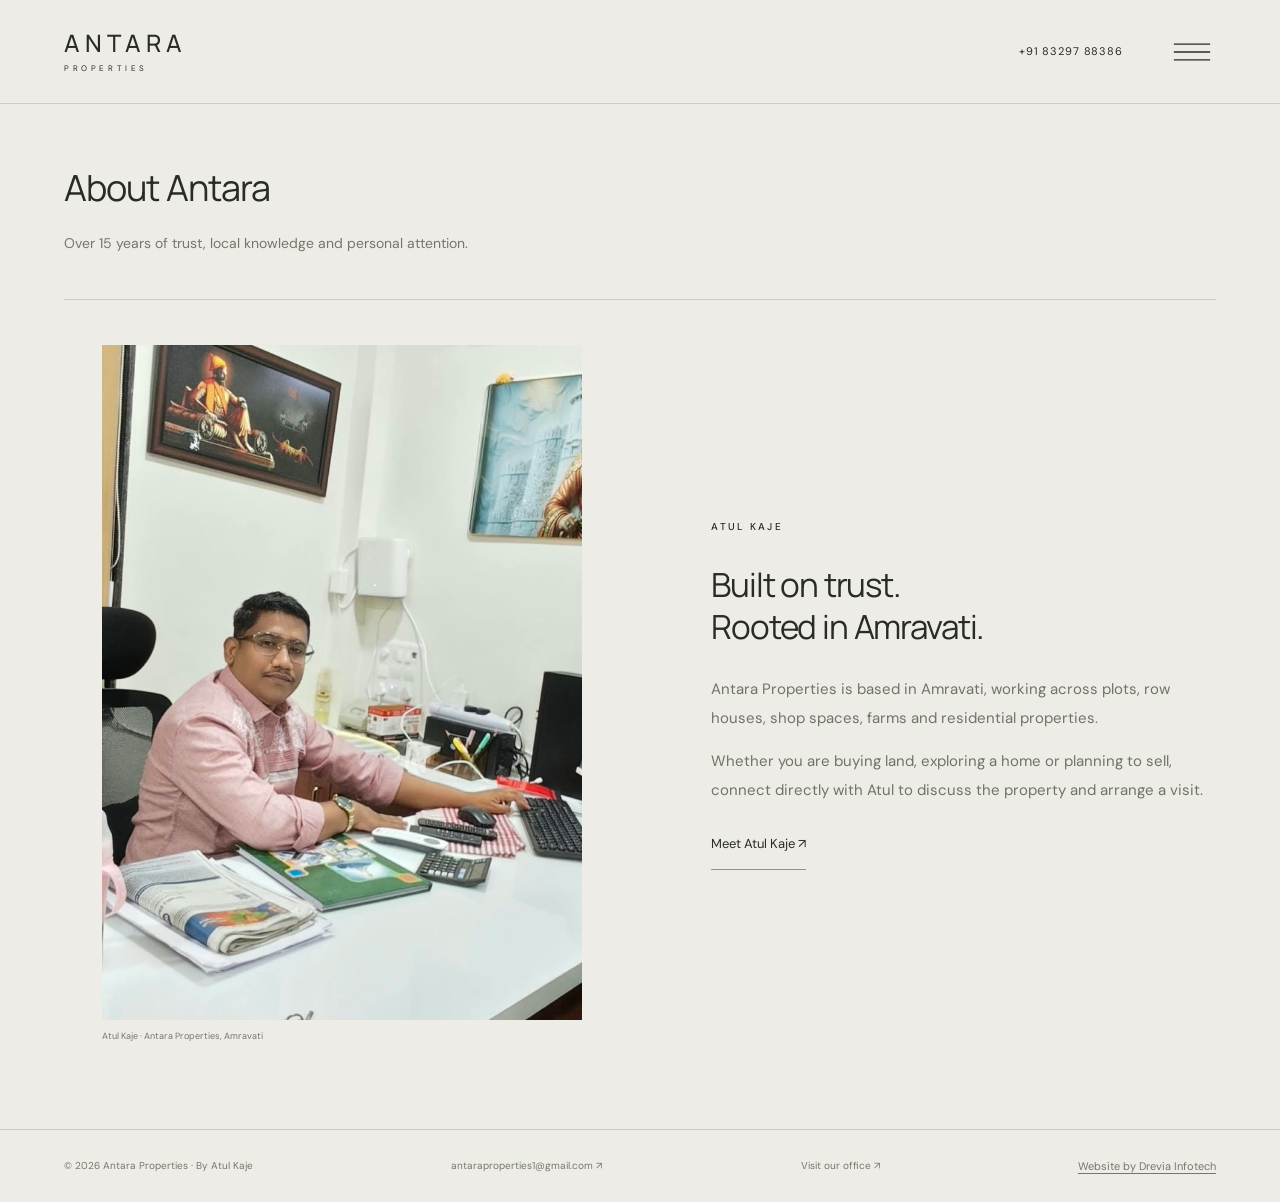
<file: about.html>
<!doctype html><html lang="en"><head><meta charset="utf-8"><meta name="viewport" content="width=device-width,initial-scale=1"><meta name="theme-color" content="#eeece6"><link rel="stylesheet" href="site-theme.css"><script defer src="site-theme.js"></script><!-- SEO START -->
<title>About Antara Properties | Real Estate in Amravati</title>
<meta name="description" content="Meet Antara Properties in Amravati: over 15 years of trust, local knowledge and personal attention. Connect with Atul Kaje about buying or selling property.">
<link rel="canonical" href="https://antaraproperties.in/about.html">
<meta property="og:type" content="website">
<meta property="og:site_name" content="Antara Properties">
<meta property="og:locale" content="en_IN">
<meta property="og:title" content="About Antara Properties | Real Estate in Amravati">
<meta property="og:description" content="Meet Antara Properties in Amravati: over 15 years of trust, local knowledge and personal attention. Connect with Atul Kaje about buying or selling property.">
<meta property="og:url" content="https://antaraproperties.in/about.html">
<meta property="og:image" content="https://antaraproperties.in/assets/atul-kaje.png">
<meta property="og:image:alt" content="Atul Kaje at Antara Properties">
<meta name="twitter:card" content="summary_large_image">
<script type="application/ld+json">{"@context": "https://schema.org", "@graph": [{"@type": "RealEstateAgent", "@id": "https://antaraproperties.in/#business", "name": "Antara Properties", "url": "https://antaraproperties.in/", "telephone": "+918329788386", "email": "antaraproperties1@gmail.com", "image": "https://antaraproperties.in/assets/atul-kaje.png", "address": {"@type": "PostalAddress", "streetAddress": "1st floor, opposite to RTO, Irvin Square", "addressLocality": "Amravati", "addressRegion": "Maharashtra", "addressCountry": "IN"}, "areaServed": {"@type": "City", "name": "Amravati"}}, {"@type": "WebSite", "@id": "https://antaraproperties.in/#website", "url": "https://antaraproperties.in/", "name": "Antara Properties", "publisher": {"@id": "https://antaraproperties.in/#business"}, "inLanguage": "en-IN"}, {"@type": "WebPage", "@id": "https://antaraproperties.in/about.html#webpage", "url": "https://antaraproperties.in/about.html", "name": "About Antara Properties | Real Estate in Amravati", "description": "Meet Antara Properties in Amravati: over 15 years of trust, local knowledge and personal attention. Connect with Atul Kaje about buying or selling property.", "isPartOf": {"@id": "https://antaraproperties.in/#website"}, "about": {"@id": "https://antaraproperties.in/#business"}, "inLanguage": "en-IN"}, {"@type": "BreadcrumbList", "itemListElement": [{"@type": "ListItem", "position": 1, "name": "Home", "item": "https://antaraproperties.in/"}, {"@type": "ListItem", "position": 2, "name": "About Antara Properties", "item": "https://antaraproperties.in/about.html"}]}]}</script>
<!-- SEO END --></head><body class="ap-site "><header class="ap-header"><a class="ap-wordmark" href="index.html" aria-label="Antara Properties home">ANTARA<span>PROPERTIES</span></a><div class="ap-header-right"><a class="ap-header-contact" href="tel:+918329788386">+91 83297 88386</a><button class="ap-menu-button" type="button" aria-label="Open navigation menu" aria-controls="ap-menu" aria-expanded="false"><svg viewBox="0 0 48 32" aria-hidden="true"><path d="M4 7H44"/><path d="M4 16H44"/><path d="M4 25H44"/></svg></button></div></header><dialog id="ap-menu" class="ap-menu" aria-label="Main navigation"><div class="ap-menu-top"><span>ANTARA PROPERTIES</span><button type="button" class="ap-menu-close" aria-label="Close navigation menu">CLOSE <span>×</span></button></div><nav aria-label="Main navigation"><a href="index.html"><small>01</small>Home</a><a href="properties.html"><small>02</small>Properties</a><a href="builder-project.html"><small>03</small>Builder projects</a><a href="sell-property.html"><small>04</small>Sell your property</a><a href="about.html"><small>05</small>About</a><a href="contact.html"><small>06</small>Contact</a></nav><div class="ap-menu-bottom"><span>BY ATUL KAJE · AMRAVATI</span><a href="https://wa.me/918329788386" target="_blank" rel="noopener">WhatsApp ↗</a></div></dialog><main class="ap-page"><div class="ap-page-heading ap-about-heading"><h1>About Antara</h1><p>Over 15 years of trust, local knowledge and personal attention.</p></div><div class="ap-editorial ap-about-profile"><figure><img src="assets/atul-kaje.png" alt="Atul Kaje at his office in Amravati" width="798" height="1123"><figcaption>Atul Kaje · Antara Properties, Amravati</figcaption></figure><section><p class="ap-kicker">ATUL KAJE</p><h2>Built on trust.<br>Rooted in Amravati.</h2><p>Antara Properties is based in Amravati, working across plots, row houses, shop spaces, farms and residential properties.</p><p>Whether you are buying land, exploring a home or planning to sell, connect directly with Atul to discuss the property and arrange a visit.</p><a class="ap-inline-link" href="contact.html">Meet Atul Kaje ↗</a></section></div></main><footer class="ap-footer"><span>© <span data-year>2026</span> Antara Properties · By Atul Kaje</span><a href="mailto:antaraproperties1@gmail.com">antaraproperties1@gmail.com ↗</a><a href="contact.html">Visit our office ↗</a><a class="site-credit" href="https://dreviainfotech.in" target="_blank" rel="noopener noreferrer">Website by Drevia Infotech</a></footer></body></html>
</file>
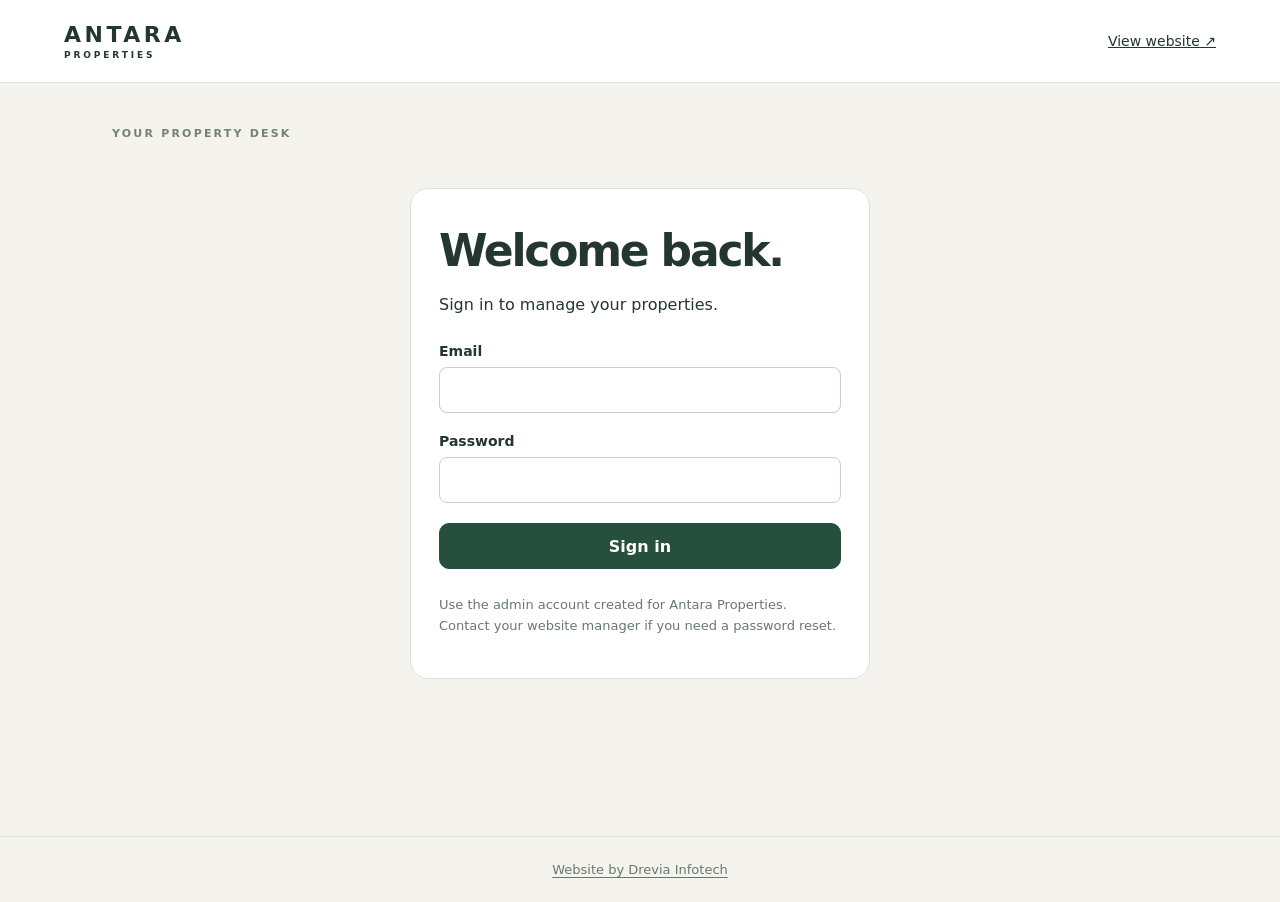
<file: admin.html>
<!doctype html>
<html lang="en"><head><meta charset="utf-8"><meta name="viewport" content="width=device-width, initial-scale=1"><meta name="robots" content="noindex,nofollow"><title>Property Admin | Antara Properties</title><link rel="stylesheet" href="workspace.css"><script defer src="config.js"></script><script defer src="antara-api.js"></script><script defer src="map-link.js"></script><script defer src="property-price.js"></script><script defer src="admin.js"></script></head>
<body><header class="topbar"><a href="index.html" class="wordmark">ANTARA <span>PROPERTIES</span></a><a href="properties.html" target="_blank" rel="noopener">View website ↗</a></header>
<main class="shell"><p class="eyebrow">YOUR PROPERTY DESK</p><section id="login" class="login panel"><h1>Welcome back.</h1><p>Sign in to manage your properties.</p><form id="loginForm"><label>Email<input name="email" type="email" autocomplete="username" required></label><label>Password<input name="password" type="password" autocomplete="current-password" required></label><button class="primary">Sign in</button></form><p class="muted">Use the admin account created for Antara Properties. Contact your website manager if you need a password reset.</p></section>
<p id="message" role="status" aria-live="polite"></p>
<section id="dashboard" hidden><div class="heading"><div><h1>Property desk</h1><p>Everything you need, in one place.</p></div><button id="logout" class="quiet">Sign out</button></div><nav class="tabs" aria-label="Admin sections"><button data-tab="editor">＋ Add Property</button><button data-tab="inventory" class="selected">My Properties</button><button data-tab="enquiries">Enquiries</button></nav>
<section id="inventory"><div class="heading"><h2>My properties <span id="count"></span></h2><button id="refresh">Refresh</button></div><div id="propertyList" class="cards"></div></section>
<section id="editor" hidden><div class="heading"><h2 id="editorTitle">Add a property</h2><button id="cancel">Back to properties</button></div><form id="propertyForm" class="panel"><p class="muted">Save an incomplete draft anytime. To publish, add a title, category, locality. Photos are optional.</p><div id="coreFields" class="fields"></div><label>Property photos (optional, up to 4)<input id="photos" type="file" accept="image/jpeg,image/png,image/webp" multiple></label><p class="muted">Choose JPG, PNG or WebP photos from your phone. Photos are resized automatically. First photo is the cover.</p><div id="photoPreview" class="photos"></div><details><summary>More property details <small>Optional</small></summary><div id="extraFields" class="fields"></div></details><details><summary>Owner & broker notes <small>Private</small></summary><p>These details are never copied to the public listing.</p><div id="privateFields" class="fields"></div></details><div class="actions"><button type="submit" name="action" value="draft">Save draft / changes</button><button type="submit" name="action" value="publish" class="primary">Save & publish</button></div><p class="muted">Changes to a live property's details appear publicly when you choose Save & publish. Photo changes apply immediately after saving.</p></form></section>
<section id="enquiries" hidden><h2>Buyer enquiries</h2><p class="muted">Buyer and homepage enquiries appear here. Mark enquiries contacted as you follow up, or delete unwanted records. Seller enquiries are listed below. Homepage and seller email notifications are sent separately; Google Sheets syncing is not enabled.</p><div id="leadList" class="cards"></div><h2>Seller submissions</h2><div id="submissionList" class="cards"></div></section>
</section></main><footer class="admin-footer"><a class="site-credit" href="https://dreviainfotech.in" target="_blank" rel="noopener noreferrer">Website by Drevia Infotech</a></footer></body></html>
</file>
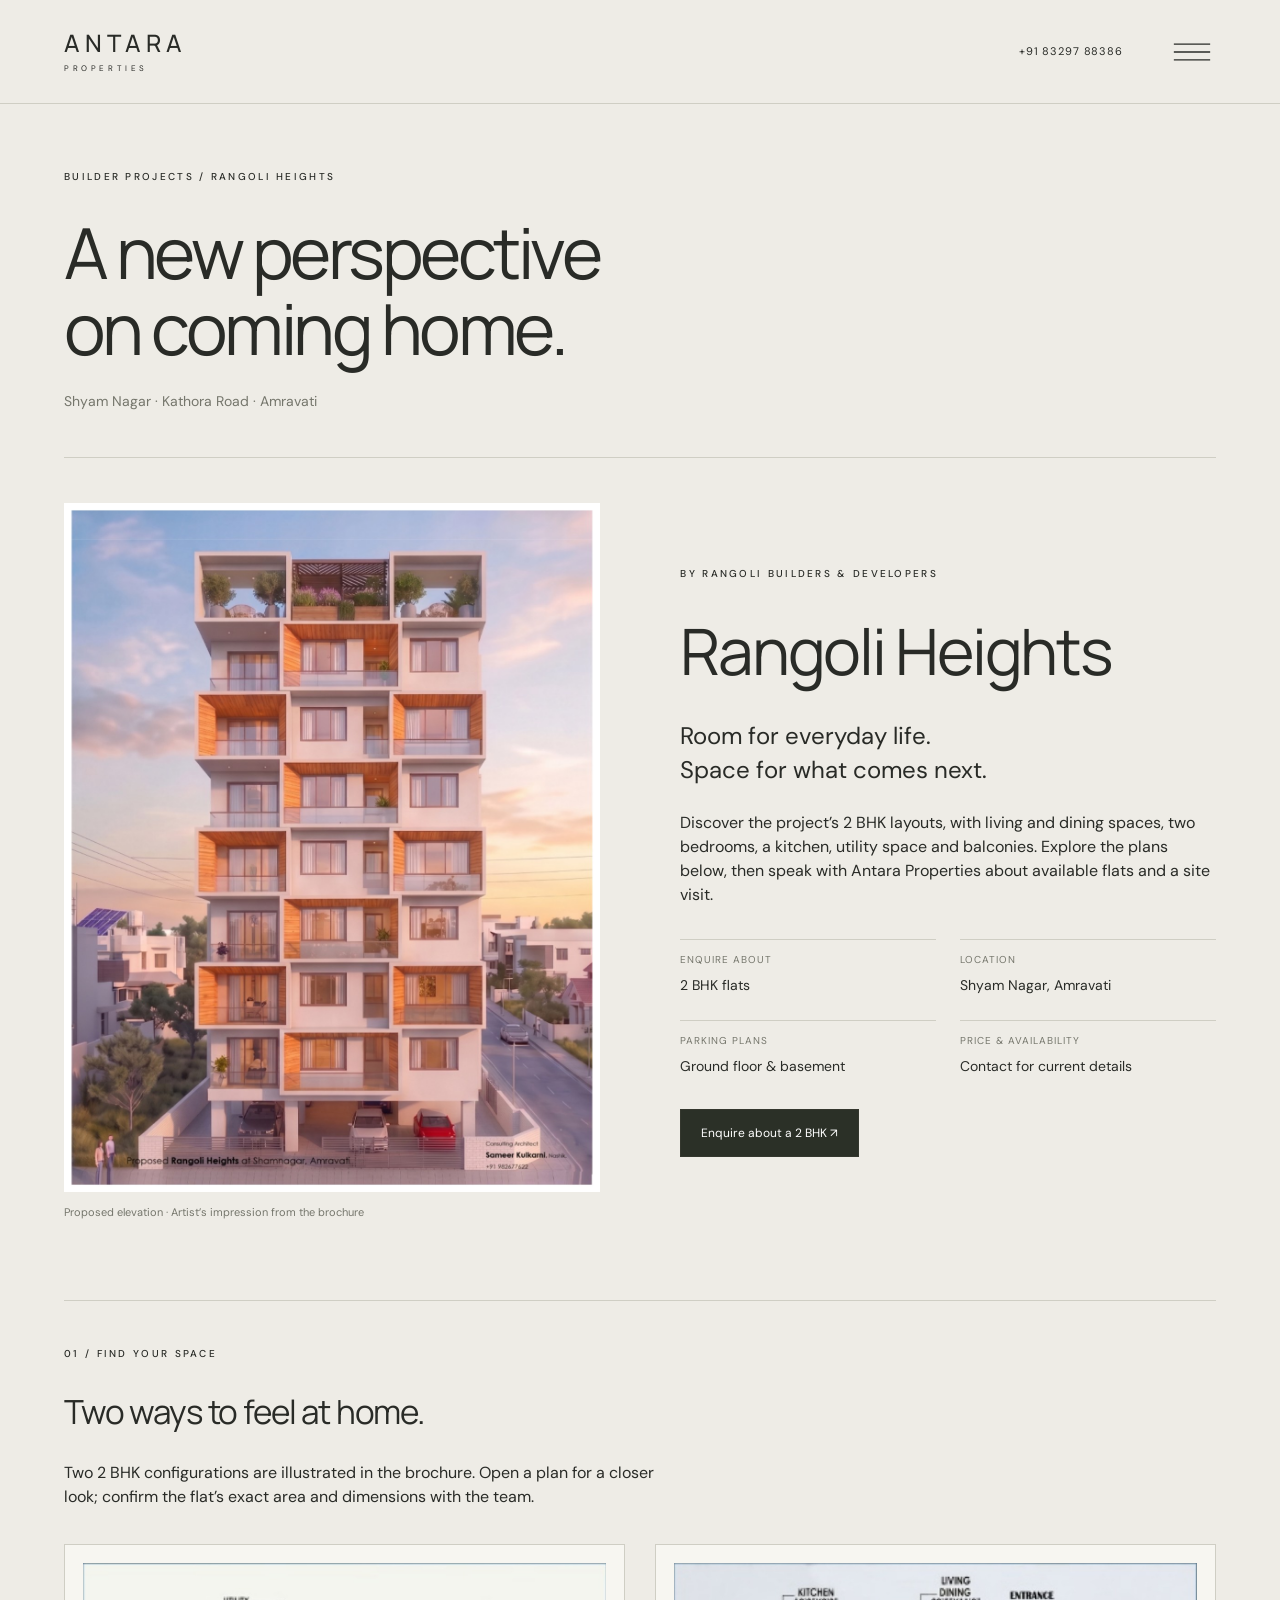
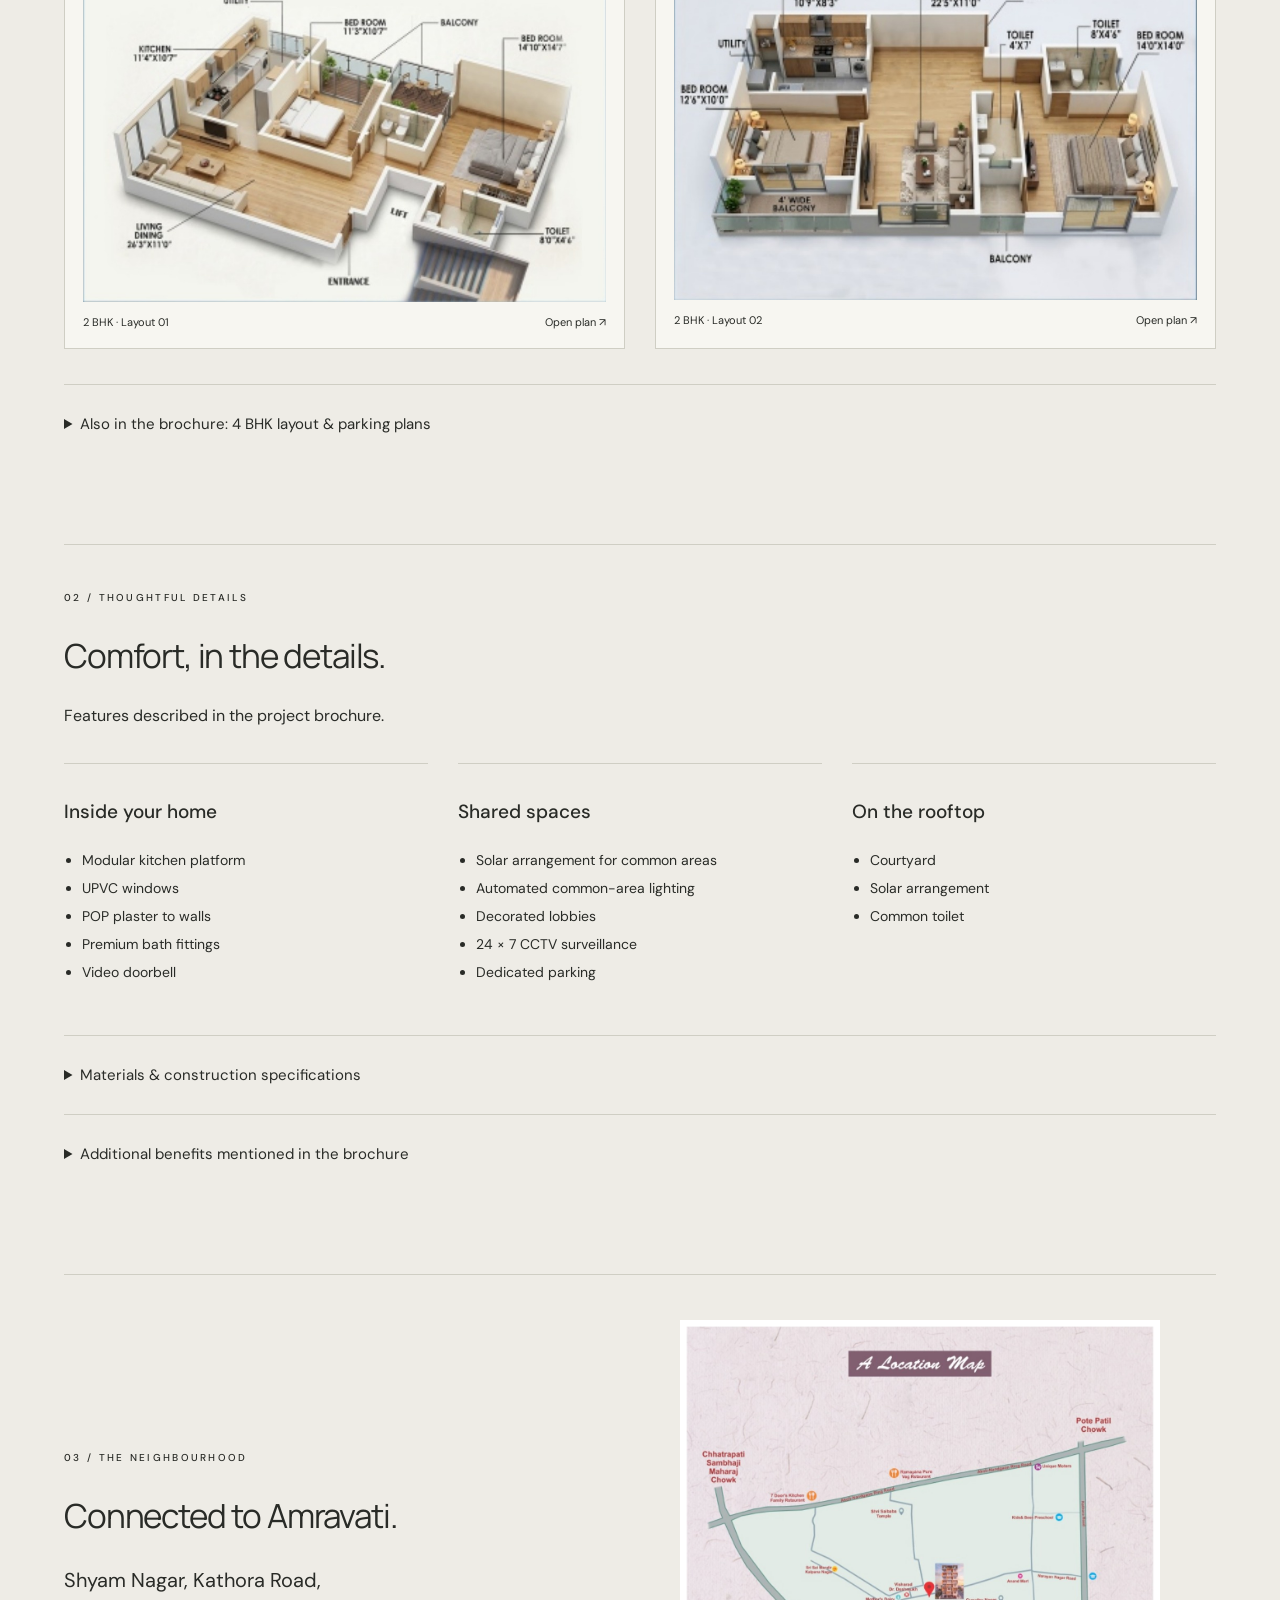
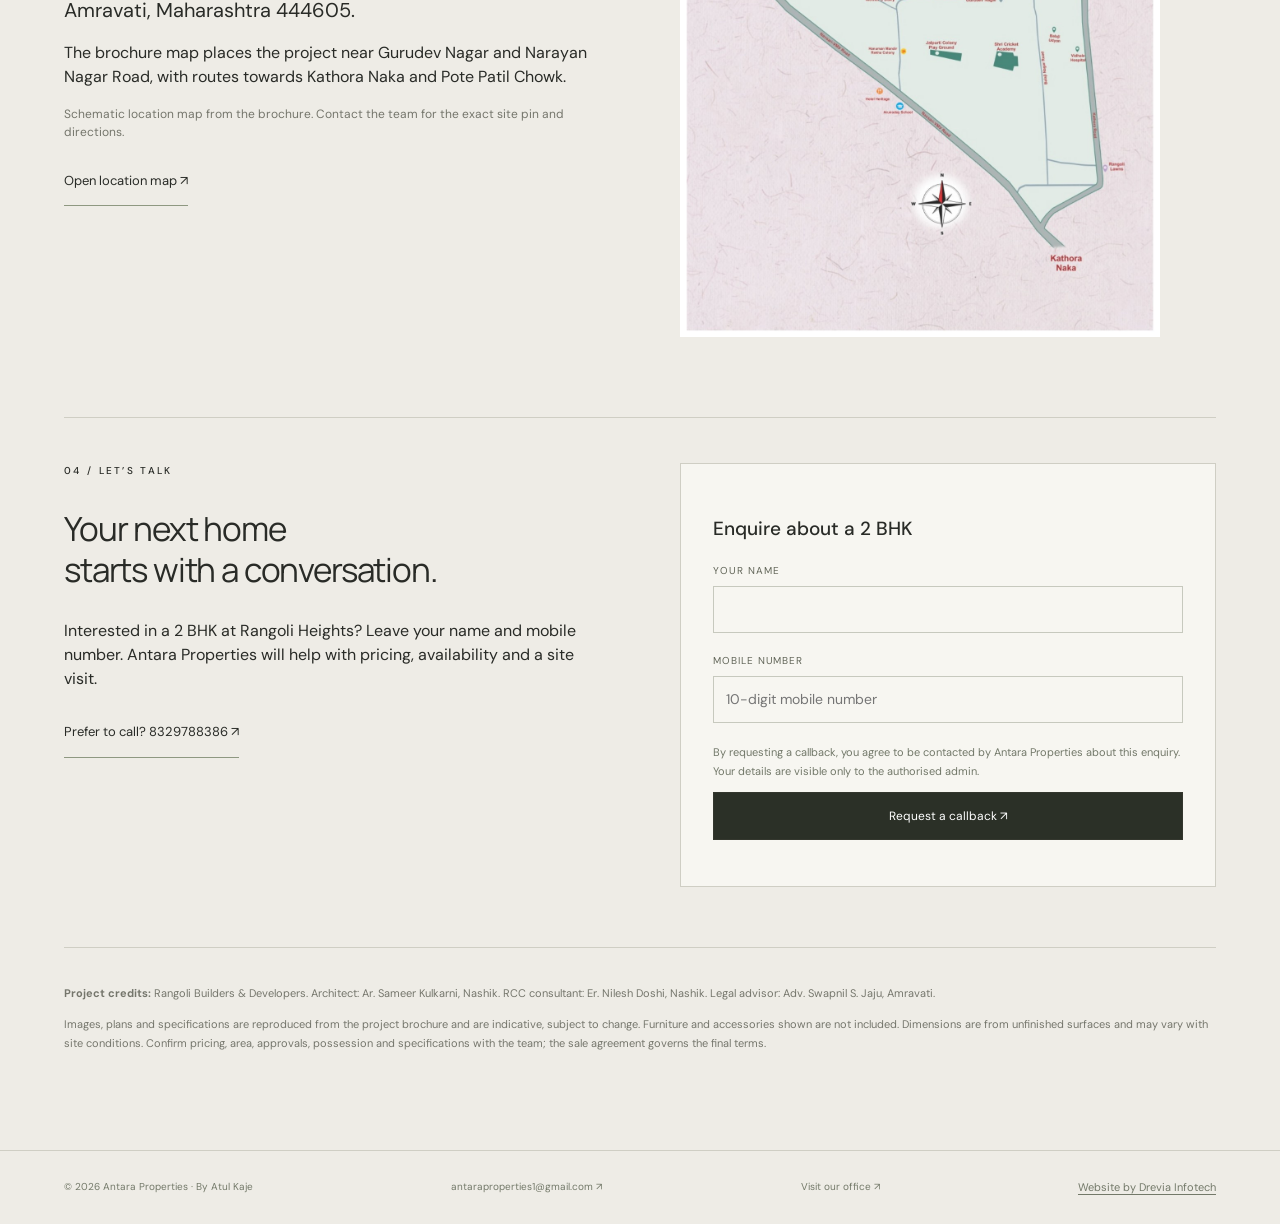
<file: builder-project.html>
<!doctype html><html lang="en"><head><meta charset="utf-8"><meta name="viewport" content="width=device-width,initial-scale=1"><meta name="theme-color" content="#eeece6"><link rel="stylesheet" href="site-theme.css"><script defer src="site-theme.js"></script><link rel="stylesheet" href="builder-project.css"><script defer src="config.js"></script><script defer src="antara-api.js"></script><script defer src="builder-project.js"></script><!-- SEO START -->
<title>Rangoli Heights Amravati | 2 BHK Flats | Antara Properties</title>
<meta name="description" content="Explore Rangoli Heights at Shyam Nagar, Kathora Road, Amravati. View 2 BHK floor plans, amenities and the location map, then request a callback.">
<link rel="canonical" href="https://antaraproperties.in/builder-project.html">
<meta property="og:type" content="website">
<meta property="og:site_name" content="Antara Properties">
<meta property="og:locale" content="en_IN">
<meta property="og:title" content="Rangoli Heights Amravati | 2 BHK Flats | Antara Properties">
<meta property="og:description" content="Explore Rangoli Heights at Shyam Nagar, Kathora Road, Amravati. View 2 BHK floor plans, amenities and the location map, then request a callback.">
<meta property="og:url" content="https://antaraproperties.in/builder-project.html">
<meta property="og:image" content="https://antaraproperties.in/assets/rangoli/elevation.jpg">
<meta property="og:image:alt" content="Rangoli Heights proposed elevation">
<meta name="twitter:card" content="summary_large_image">
<script type="application/ld+json">{"@context": "https://schema.org", "@graph": [{"@type": "RealEstateAgent", "@id": "https://antaraproperties.in/#business", "name": "Antara Properties", "url": "https://antaraproperties.in/", "telephone": "+918329788386", "email": "antaraproperties1@gmail.com", "image": "https://antaraproperties.in/assets/atul-kaje.png", "address": {"@type": "PostalAddress", "streetAddress": "1st floor, opposite to RTO, Irvin Square", "addressLocality": "Amravati", "addressRegion": "Maharashtra", "addressCountry": "IN"}, "areaServed": {"@type": "City", "name": "Amravati"}}, {"@type": "WebSite", "@id": "https://antaraproperties.in/#website", "url": "https://antaraproperties.in/", "name": "Antara Properties", "publisher": {"@id": "https://antaraproperties.in/#business"}, "inLanguage": "en-IN"}, {"@type": "WebPage", "@id": "https://antaraproperties.in/builder-project.html#webpage", "url": "https://antaraproperties.in/builder-project.html", "name": "Rangoli Heights Amravati | 2 BHK Flats | Antara Properties", "description": "Explore Rangoli Heights at Shyam Nagar, Kathora Road, Amravati. View 2 BHK floor plans, amenities and the location map, then request a callback.", "isPartOf": {"@id": "https://antaraproperties.in/#website"}, "about": {"@id": "https://antaraproperties.in/#business"}, "inLanguage": "en-IN"}, {"@type": "BreadcrumbList", "itemListElement": [{"@type": "ListItem", "position": 1, "name": "Home", "item": "https://antaraproperties.in/"}, {"@type": "ListItem", "position": 2, "name": "Rangoli Heights Amravati", "item": "https://antaraproperties.in/builder-project.html"}]}]}</script>
<!-- SEO END --></head><body class="ap-site "><header class="ap-header"><a class="ap-wordmark" href="index.html" aria-label="Antara Properties home">ANTARA<span>PROPERTIES</span></a><div class="ap-header-right"><a class="ap-header-contact" href="tel:+918329788386">+91 83297 88386</a><button class="ap-menu-button" type="button" aria-label="Open navigation menu" aria-controls="ap-menu" aria-expanded="false"><svg viewBox="0 0 48 32" aria-hidden="true"><path d="M4 7H44"/><path d="M4 16H44"/><path d="M4 25H44"/></svg></button></div></header><dialog id="ap-menu" class="ap-menu" aria-label="Main navigation"><div class="ap-menu-top"><span>ANTARA PROPERTIES</span><button type="button" class="ap-menu-close" aria-label="Close navigation menu">CLOSE <span>×</span></button></div><nav aria-label="Main navigation"><a href="index.html"><small>01</small>Home</a><a href="properties.html"><small>02</small>Properties</a><a href="builder-project.html"><small>03</small>Builder projects</a><a href="sell-property.html"><small>04</small>Sell your property</a><a href="about.html"><small>05</small>About</a><a href="contact.html"><small>06</small>Contact</a></nav><div class="ap-menu-bottom"><span>BY ATUL KAJE · AMRAVATI</span><a href="https://wa.me/918329788386" target="_blank" rel="noopener">WhatsApp ↗</a></div></dialog><main class="ap-page rangoli-page">
<div class="ap-page-heading"><p class="ap-kicker">BUILDER PROJECTS / RANGOLI HEIGHTS</p><h1>A new perspective<br>on coming home.</h1><p>Shyam Nagar · Kathora Road · Amravati</p></div>
<section class="rangoli-intro" aria-labelledby="projectTitle">
<figure class="rangoli-elevation"><img src="assets/rangoli/elevation.jpg" alt="Proposed front elevation of Rangoli Heights from the project brochure" width="1167" height="1500"><figcaption>Proposed elevation · Artist’s impression from the brochure</figcaption></figure>
<div><p class="ap-kicker">BY RANGOLI BUILDERS &amp; DEVELOPERS</p><h2 id="projectTitle">Rangoli Heights</h2><p class="rangoli-lede">Room for everyday life.<br>Space for what comes next.</p><p>Discover the project’s 2 BHK layouts, with living and dining spaces, two bedrooms, a kitchen, utility space and balconies. Explore the plans below, then speak with Antara Properties about available flats and a site visit.</p>
<dl class="rangoli-facts"><div><dt>Enquire about</dt><dd>2 BHK flats</dd></div><div><dt>Location</dt><dd>Shyam Nagar, Amravati</dd></div><div><dt>Parking plans</dt><dd>Ground floor &amp; basement</dd></div><div><dt>Price &amp; availability</dt><dd>Contact for current details</dd></div></dl>
<a class="btn btn-primary" href="#enquire">Enquire about a 2 BHK ↗</a></div></section>
<section class="rangoli-section" aria-labelledby="plansTitle"><p class="ap-kicker">01 / FIND YOUR SPACE</p><h2 id="plansTitle">Two ways to feel at home.</h2><p>Two 2 BHK configurations are illustrated in the brochure. Open a plan for a closer look; confirm the flat’s exact area and dimensions with the team.</p>
<div class="rangoli-plans"><figure><a href="assets/rangoli/2bhk-plan-1.jpg" target="_blank" rel="noopener" aria-label="Open 2 BHK layout one"><img src="assets/rangoli/2bhk-plan-1.jpg" alt="First 2 BHK layout with two bedrooms, living and dining, kitchen, utility and balcony" loading="lazy" width="495" height="321"></a><figcaption>2 BHK · Layout 01 <span>Open plan ↗</span></figcaption></figure><figure><a href="assets/rangoli/2bhk-plan-2.jpg" target="_blank" rel="noopener" aria-label="Open 2 BHK layout two"><img src="assets/rangoli/2bhk-plan-2.jpg" alt="Second 2 BHK layout with two bedrooms, living and dining, kitchen, utility, balconies and toilets" loading="lazy" width="498" height="321"></a><figcaption>2 BHK · Layout 02 <span>Open plan ↗</span></figcaption></figure></div>
<details class="rangoli-details"><summary>Also in the brochure: 4 BHK layout &amp; parking plans</summary><p>The brochure also illustrates a 4 BHK layout, ground-floor parking and basement parking. Availability is to be confirmed.</p><a href="assets/rangoli/floor-plans.jpg" target="_blank" rel="noopener"><img class="rangoli-full-plan" src="assets/rangoli/floor-plans.jpg" alt="Brochure page showing 2 BHK and 4 BHK layouts, ground-floor and basement parking plans" loading="lazy" width="1167" height="1500">Open all plans at full size ↗</a></details></section>
<section class="rangoli-section" aria-labelledby="featuresTitle"><p class="ap-kicker">02 / THOUGHTFUL DETAILS</p><h2 id="featuresTitle">Comfort, in the details.</h2><p>Features described in the project brochure.</p><div class="rangoli-feature-grid"><article><h3>Inside your home</h3><ul><li>Modular kitchen platform</li><li>UPVC windows</li><li>POP plaster to walls</li><li>Premium bath fittings</li><li>Video doorbell</li></ul></article><article><h3>Shared spaces</h3><ul><li>Solar arrangement for common areas</li><li>Automated common-area lighting</li><li>Decorated lobbies</li><li>24 × 7 CCTV surveillance</li><li>Dedicated parking</li></ul></article><article><h3>On the rooftop</h3><ul><li>Courtyard</li><li>Solar arrangement</li><li>Common toilet</li></ul></article></div>
<details class="rangoli-details"><summary>Materials &amp; construction specifications</summary><dl class="rangoli-specs">
<dt>Structure</dt><dd>RCC framed structure with 6-inch external walls and 4-inch internal walls in red brickwork.</dd>
<dt>Doors</dt><dd>Decorative main door laminated on both sides. Granite frames with pinewood flush doors for toilets; plywood/granite frames and laminated pinewood flush doors elsewhere.</dd>
<dt>Kitchen</dt><dd>Granite platform, stainless-steel sink, modular kitchen trolley and chimney. Wall tiles up to lintel level.</dd>
<dt>Paint</dt><dd>Internal wall putty and plastic paint; premium acrylic paint externally.</dd>
<dt>Flooring</dt><dd>Premium vitrified tiles in rooms and passages, with optional wooden flooring. Toilet wall tiles up to lintel level; vitrified/ceramic common-passage tiles and natural stone/vitrified staircase steps.</dd>
<dt>Windows</dt><dd>UPVC sliding windows with mosquito nets and granite surrounds on all four sides.</dd>
<dt>Electrical</dt><dd>Concealed wiring and premium modular switches. AC points in bedrooms and hall; inverter points in each room. Solar electricity for common areas and balcony, as described in the brochure.</dd>
<dt>Plumbing</dt><dd>Concealed plumbing with hot/cold mixer or diverter and shower in each toilet; premium sanitary fittings.</dd>
<dt>Water storage</dt><dd>Common overhead and underground tanks with separate domestic and potable-water partitions and an electric motor.</dd>
<dt>Parking surface</dt><dd>Paving blocks, parking tiles or premix.</dd></dl></details>
<details class="rangoli-details"><summary>Additional benefits mentioned in the brochure</summary><p>The brochure advertises 10% discounts on Rangoli Sports Club membership at Priya Park, Navsari; event charges at Rangoli Lawns, Kathora Naka; and restaurant/bar billing at Hotel Rangoli Pearl, Nawathe Square, Badnera Road. Ask the team to confirm current eligibility and terms.</p></details></section>
<section class="rangoli-section rangoli-location" aria-labelledby="locationTitle"><div><p class="ap-kicker">03 / THE NEIGHBOURHOOD</p><h2 id="locationTitle">Connected to Amravati.</h2><address>Shyam Nagar, Kathora Road,<br>Amravati, Maharashtra 444605.</address><p>The brochure map places the project near Gurudev Nagar and Narayan Nagar Road, with routes towards Kathora Naka and Pote Patil Chowk.</p><p class="ap-muted">Schematic location map from the brochure. Contact the team for the exact site pin and directions.</p><a class="ap-inline-link" href="assets/rangoli/location-map.jpg" target="_blank" rel="noopener">Open location map ↗</a></div><figure><a href="assets/rangoli/location-map.jpg" target="_blank" rel="noopener" aria-label="Open Rangoli Heights location map"><img src="assets/rangoli/location-map.jpg" alt="Brochure map showing Rangoli Heights near Gurudev Nagar, Kathora Road and Kathora Naka" loading="lazy" width="1167" height="1500"></a></figure></section>
<section id="enquire" class="rangoli-section rangoli-enquiry" aria-labelledby="enquiryTitle"><div><p class="ap-kicker">04 / LET’S TALK</p><h2 id="enquiryTitle">Your next home<br>starts with a conversation.</h2><p>Interested in a 2 BHK at Rangoli Heights? Leave your name and mobile number. Antara Properties will help with pricing, availability and a site visit.</p><a class="ap-inline-link" href="tel:+918329788386">Prefer to call? 8329788386 ↗</a></div><form id="projectEnquiry" class="ap-form-panel"><h3>Enquire about a 2 BHK</h3><div class="field"><label for="enquiryName">Your name</label><input id="enquiryName" name="name" autocomplete="name" minlength="2" maxlength="100" required></div><div class="field"><label for="enquiryPhone">Mobile number</label><input id="enquiryPhone" name="phone" type="tel" inputmode="tel" autocomplete="tel" maxlength="18" placeholder="10-digit mobile number" required></div><p class="helper">By requesting a callback, you agree to be contacted by Antara Properties about this enquiry. Your details are visible only to the authorised admin.</p><button class="btn btn-primary" type="submit">Request a callback ↗</button><p id="projectEnquiryStatus" role="status" aria-live="polite"></p></form></section>
<div class="rangoli-note"><p><strong>Project credits:</strong> Rangoli Builders &amp; Developers. Architect: Ar. Sameer Kulkarni, Nashik. RCC consultant: Er. Nilesh Doshi, Nashik. Legal advisor: Adv. Swapnil S. Jaju, Amravati.</p><p>Images, plans and specifications are reproduced from the project brochure and are indicative, subject to change. Furniture and accessories shown are not included. Dimensions are from unfinished surfaces and may vary with site conditions. Confirm pricing, area, approvals, possession and specifications with the team; the sale agreement governs the final terms.</p></div>
</main><footer class="ap-footer"><span>© <span data-year>2026</span> Antara Properties · By Atul Kaje</span><a href="mailto:antaraproperties1@gmail.com">antaraproperties1@gmail.com ↗</a><a href="contact.html">Visit our office ↗</a><a class="site-credit" href="https://dreviainfotech.in" target="_blank" rel="noopener noreferrer">Website by Drevia Infotech</a></footer></body></html>
</file>
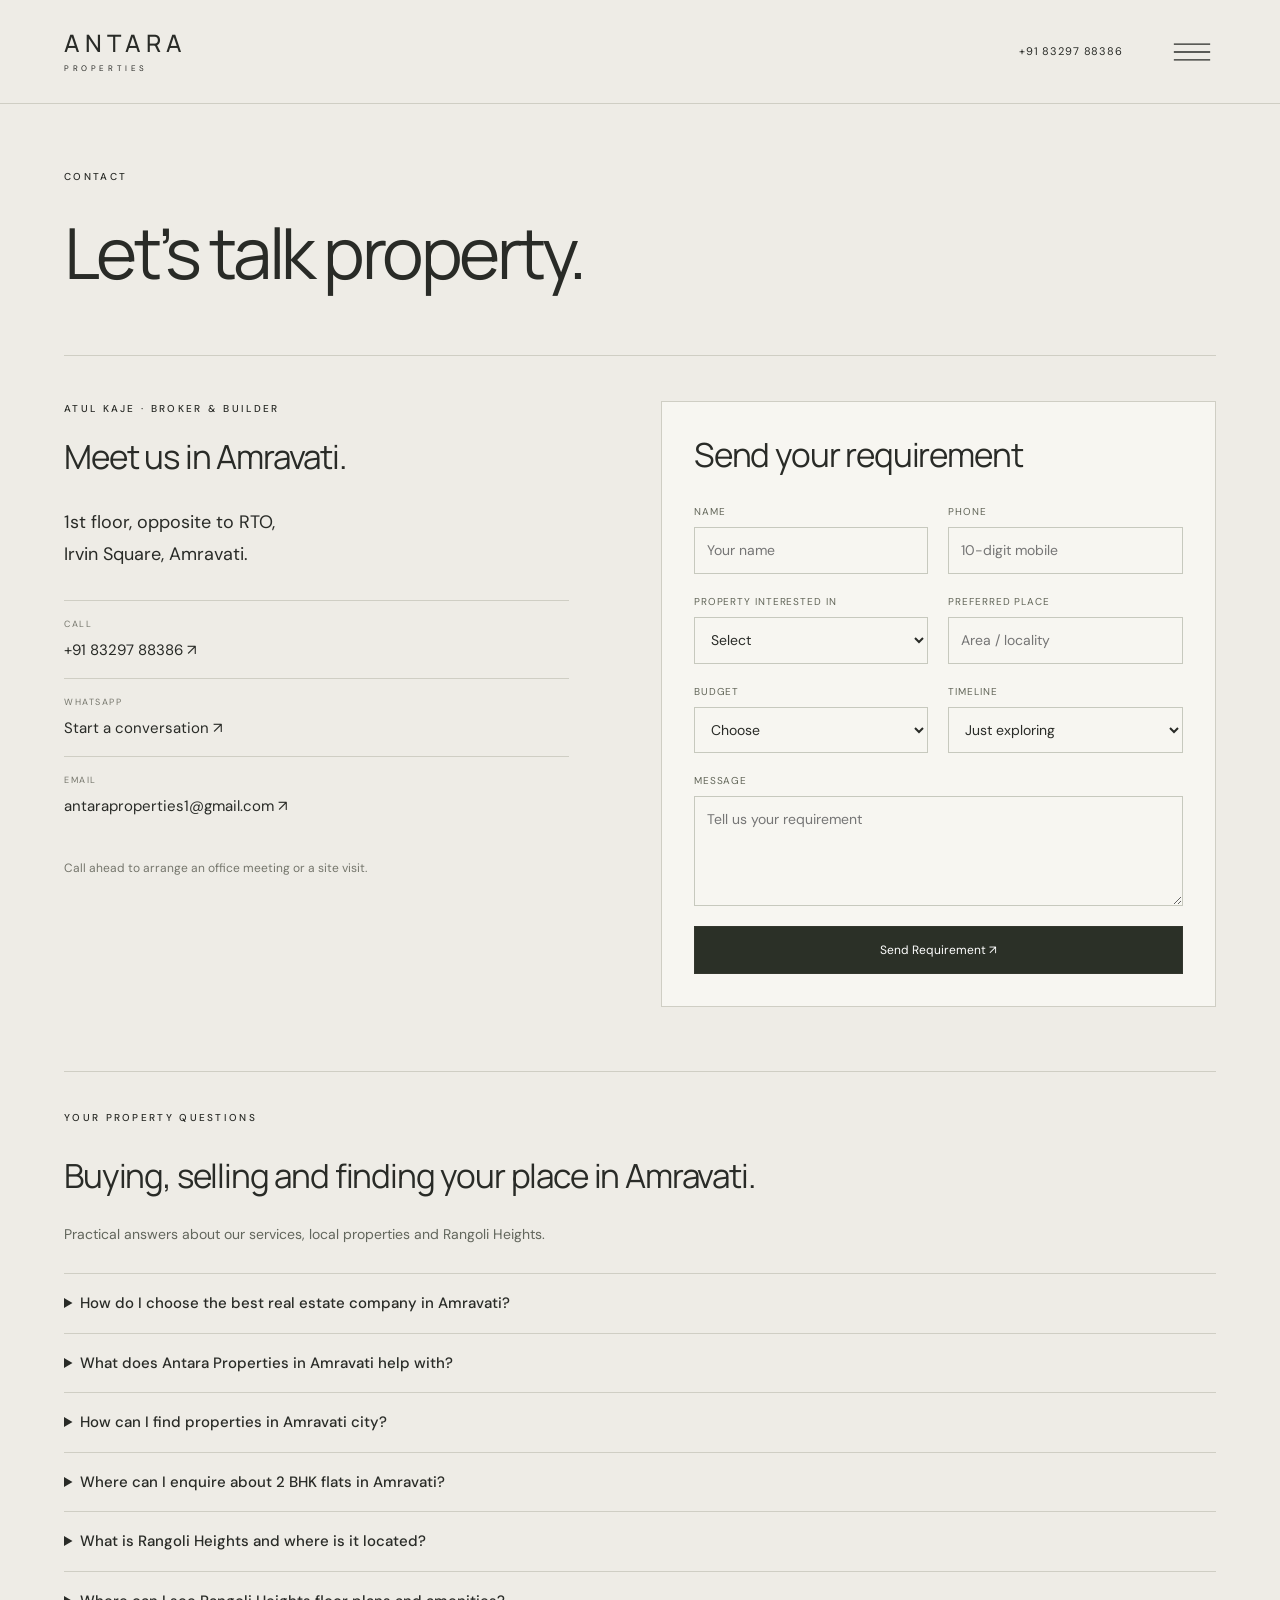
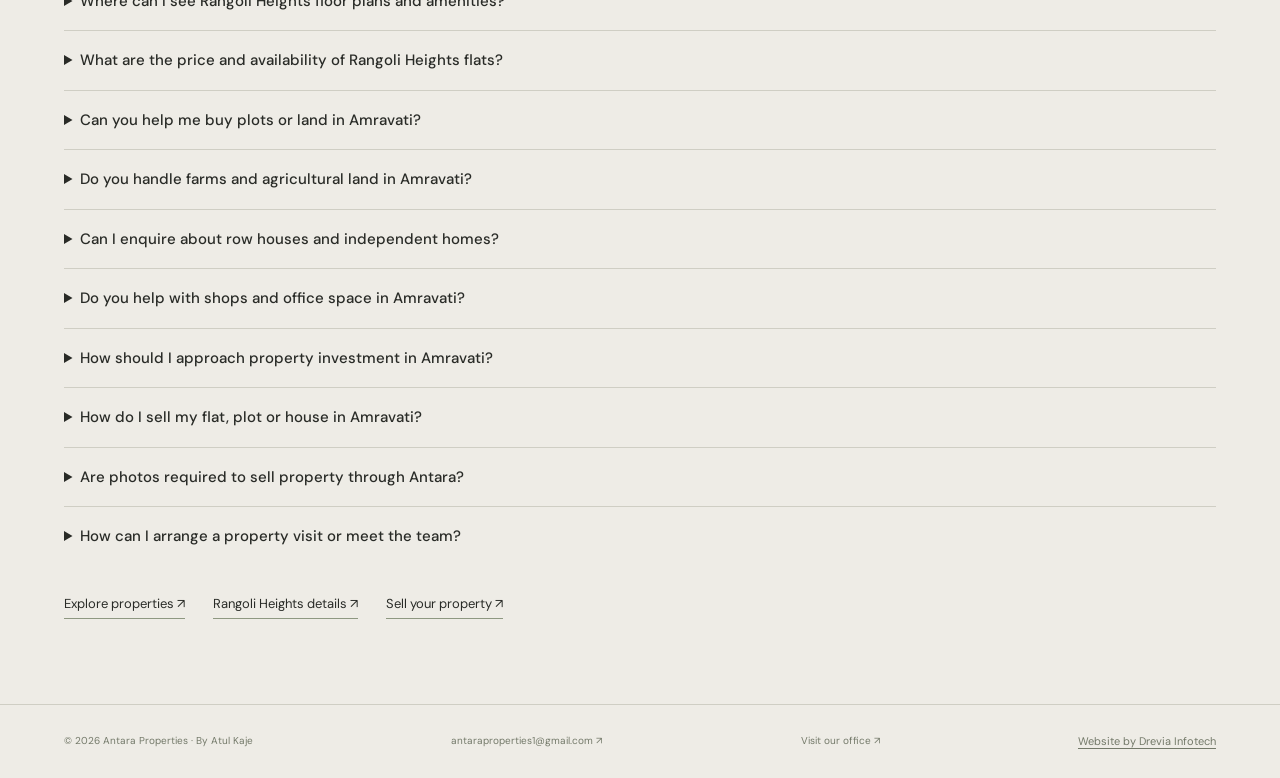
<file: contact.html>
<!doctype html><html lang="en"><head><meta charset="utf-8"><meta name="viewport" content="width=device-width,initial-scale=1"><meta name="theme-color" content="#eeece6"><script src="config.js"></script><script defer src="scripts.js"></script><link rel="stylesheet" href="site-theme.css"><script defer src="site-theme.js"></script><!-- SEO START -->
<title>Contact Antara Properties | Amravati Property Enquiries</title>
<meta name="description" content="Contact Antara Properties in Amravati for buying, selling and Rangoli Heights enquiries. Find our office, phone number and answers to common property questions.">
<link rel="canonical" href="https://antaraproperties.in/contact.html">
<meta property="og:type" content="website">
<meta property="og:site_name" content="Antara Properties">
<meta property="og:locale" content="en_IN">
<meta property="og:title" content="Contact Antara Properties | Amravati Property Enquiries">
<meta property="og:description" content="Contact Antara Properties in Amravati for buying, selling and Rangoli Heights enquiries. Find our office, phone number and answers to common property questions.">
<meta property="og:url" content="https://antaraproperties.in/contact.html">
<meta property="og:image" content="https://antaraproperties.in/assets/atul-kaje.png">
<meta property="og:image:alt" content="Atul Kaje at Antara Properties">
<meta name="twitter:card" content="summary_large_image">
<script type="application/ld+json">{"@context": "https://schema.org", "@graph": [{"@type": "RealEstateAgent", "@id": "https://antaraproperties.in/#business", "name": "Antara Properties", "url": "https://antaraproperties.in/", "telephone": "+918329788386", "email": "antaraproperties1@gmail.com", "image": "https://antaraproperties.in/assets/atul-kaje.png", "address": {"@type": "PostalAddress", "streetAddress": "1st floor, opposite to RTO, Irvin Square", "addressLocality": "Amravati", "addressRegion": "Maharashtra", "addressCountry": "IN"}, "areaServed": {"@type": "City", "name": "Amravati"}}, {"@type": "WebSite", "@id": "https://antaraproperties.in/#website", "url": "https://antaraproperties.in/", "name": "Antara Properties", "publisher": {"@id": "https://antaraproperties.in/#business"}, "inLanguage": "en-IN"}, {"@type": "WebPage", "@id": "https://antaraproperties.in/contact.html#webpage", "url": "https://antaraproperties.in/contact.html", "name": "Contact Antara Properties | Amravati Property Enquiries", "description": "Contact Antara Properties in Amravati for buying, selling and Rangoli Heights enquiries. Find our office, phone number and answers to common property questions.", "isPartOf": {"@id": "https://antaraproperties.in/#website"}, "about": {"@id": "https://antaraproperties.in/#business"}, "inLanguage": "en-IN"}, {"@type": "BreadcrumbList", "itemListElement": [{"@type": "ListItem", "position": 1, "name": "Home", "item": "https://antaraproperties.in/"}, {"@type": "ListItem", "position": 2, "name": "Contact Antara Properties", "item": "https://antaraproperties.in/contact.html"}]}]}</script>
<!-- SEO END --></head><body class="ap-site "><header class="ap-header"><a class="ap-wordmark" href="index.html" aria-label="Antara Properties home">ANTARA<span>PROPERTIES</span></a><div class="ap-header-right"><a class="ap-header-contact" href="tel:+918329788386">+91 83297 88386</a><button class="ap-menu-button" type="button" aria-label="Open navigation menu" aria-controls="ap-menu" aria-expanded="false"><svg viewBox="0 0 48 32" aria-hidden="true"><path d="M4 7H44"/><path d="M4 16H44"/><path d="M4 25H44"/></svg></button></div></header><dialog id="ap-menu" class="ap-menu" aria-label="Main navigation"><div class="ap-menu-top"><span>ANTARA PROPERTIES</span><button type="button" class="ap-menu-close" aria-label="Close navigation menu">CLOSE <span>×</span></button></div><nav aria-label="Main navigation"><a href="index.html"><small>01</small>Home</a><a href="properties.html"><small>02</small>Properties</a><a href="builder-project.html"><small>03</small>Builder projects</a><a href="sell-property.html"><small>04</small>Sell your property</a><a href="about.html"><small>05</small>About</a><a href="contact.html"><small>06</small>Contact</a></nav><div class="ap-menu-bottom"><span>BY ATUL KAJE · AMRAVATI</span><a href="https://wa.me/918329788386" target="_blank" rel="noopener">WhatsApp ↗</a></div></dialog><main class="ap-page"><div class="ap-page-heading"><p class="ap-kicker">CONTACT</p><h1>Let’s talk property.</h1></div><div class="ap-contact-grid"><section class="ap-contact-info"><p class="ap-kicker">ATUL KAJE · BROKER & BUILDER</p><h2>Meet us in Amravati.</h2><address>1st floor, opposite to RTO,<br>Irvin Square, Amravati.</address><div class="ap-contact-links"><a href="tel:+918329788386"><small>CALL</small>+91 83297 88386 ↗</a><a href="https://wa.me/918329788386" target="_blank" rel="noopener"><small>WHATSAPP</small>Start a conversation ↗</a><a href="mailto:antaraproperties1@gmail.com"><small>EMAIL</small>antaraproperties1@gmail.com ↗</a></div><p class="ap-muted">Call ahead to arrange an office meeting or a site visit.</p></section><section class="ap-form-panel"><h2>Send your requirement</h2><form id="leadForm"><div class="form-grid"><div class="field"><label>Name</label><input name="name" required placeholder="Your name"></div><div class="field"><label>Phone</label><input name="phone" required type="tel" placeholder="10-digit mobile"></div><div class="field"><label>Property interested in</label><select name="property_type" required><option value="">Select</option><option>Flat</option><option>Plot</option><option>Farm Land</option><option>Row House</option><option>Shop Space</option><option>Villa</option><option>Builder Project</option></select></div><div class="field"><label>Preferred place</label><input name="place" required placeholder="Area / locality"></div><div class="field"><label>Budget</label><select name="budget" required><option value="">Choose</option><option>Below ₹30 Lakh</option><option>₹30–50 Lakh</option><option>₹50–75 Lakh</option><option>₹75 Lakh–₹1 Cr</option><option>₹1–2 Cr</option><option>₹2 Cr+</option></select></div><div class="field"><label>Timeline</label><select name="timeline"><option>Just exploring</option><option>Within 3 months</option><option>Within 6 months</option><option>Within 12 months</option></select></div><div class="field full"><label>Message</label><textarea name="message" placeholder="Tell us your requirement"></textarea></div><div class="field full"><button class="btn btn-primary" type="submit">Send Requirement ↗</button><div class="success" id="formStatus"></div></div></div></form></section></div><section class="ap-faq" aria-labelledby="faqHeading"><p class="ap-kicker">YOUR PROPERTY QUESTIONS</p><h2 id="faqHeading">Buying, selling and finding your place in Amravati.</h2><p class="ap-faq-intro">Practical answers about our services, local properties and Rangoli Heights.</p><details><summary>How do I choose the best real estate company in Amravati?</summary><p>Look for local knowledge, clear communication, accurate property information and support with site visits. At Antara Properties, our focus is personal attention and over 15 years of trust. Speak with us about your requirements and decide whether our approach is right for you.</p></details><details><summary>What does Antara Properties in Amravati help with?</summary><p>We help buyers and owners explore real estate in Amravati, from residential properties to land and commercial spaces. If you need a property broker, real estate agent or property consultant in Amravati, tell us your location, budget and purpose so we can discuss relevant options.</p></details><details><summary>How can I find properties in Amravati city?</summary><p>Start with our published listings to explore Amravati city properties. To buy property in Amravati, share your preferred area and budget with us. Current availability changes, so confirm the details before arranging a visit.</p></details><details><summary>Where can I enquire about 2 BHK flats in Amravati?</summary><p>For a 2 BHK in Amravati, explore Rangoli Heights or ask us about current flats for sale in Amravati. When comparing apartments and other residential property, consider the layout, confirmed carpet area, total cost and your everyday travel needs.</p></details><details><summary>What is Rangoli Heights and where is it located?</summary><p>Rangoli Heights is a project by Rangoli Builders &amp; Developers at Shyam Nagar, Kathora Road, Amravati. If you are looking for flats on Kathora Road or a 2 BHK in Shyam Nagar, view the project page and send a Rangoli Heights enquiry for current details.</p></details><details><summary>Where can I see Rangoli Heights floor plans and amenities?</summary><p>Our Builder Projects page includes the Rangoli Heights 2 BHK layouts, a supplementary 4 BHK plan and parking drawings. Rangoli Heights amenities described in the brochure include common-area solar, CCTV, dedicated parking and a rooftop courtyard. The images and specifications are indicative; confirm the applicable details for your chosen flat.</p></details><details><summary>What are the price and availability of Rangoli Heights flats?</summary><p>Contact us for the current price and available units at Rangoli Heights Amravati. The brochure does not specify a total carpet area, price or possession date, so we do not publish estimates as confirmed facts.</p></details><details><summary>Can you help me buy plots or land in Amravati?</summary><p>Yes, you can enquire about plots for sale in Amravati, residential plots and other land for sale. When you plan to buy plots in Amravati, share the area you prefer and intended use. Ask for the relevant property documents and confirm access, boundaries and permitted use before deciding.</p></details><details><summary>Do you handle farms and agricultural land in Amravati?</summary><p>You can contact us about farms for sale, farm land and agricultural land in Amravati. Tell us the location and land size you need. Availability, access and the documents for each property must be checked separately; obtain qualified advice about any purchase eligibility requirements.</p></details><details><summary>Can I enquire about row houses and independent homes?</summary><p>We accept enquiries for row houses in Amravati, independent houses and villas. If you are browsing homes for sale in Amravati, tell us whether you prefer a flat or a standalone home and we can discuss the options available.</p></details><details><summary>Do you help with shops and office space in Amravati?</summary><p>Send us your requirements for commercial property in Amravati, including shops for sale and office space. When looking to buy office space or commercial shops, include your business use, preferred locality and budget so we can discuss suitable current options.</p></details><details><summary>How should I approach property investment in Amravati?</summary><p>Choose a property around your budget, intended use, location and holding period. Compare the total purchase and ongoing costs, confirm the documents, and inspect the property. Property investment in Amravati carries risk; we do not promise appreciation, rental income or guaranteed returns.</p></details><details><summary>How do I sell my flat, plot or house in Amravati?</summary><p>Use Sell Your Property to share your name and phone number. Whether you want to sell your flat, sell your plot or sell your house in Amravati, you can also provide the property type, city and preferred contact method. Our property selling services begin with a conversation about your property and expectations.</p></details><details><summary>Are photos required to sell property through Antara?</summary><p>No. The Sell Your Property form does not ask for photos. Only your name, phone number and consent are required; the property type, city and preferred contact method are optional.</p></details><details><summary>How can I arrange a property visit or meet the team?</summary><p>Call 8329788386 or send your enquiry through the website. Our office is on the 1st floor, opposite the RTO, Irvin Square, Amravati. Call ahead to arrange an office meeting or a visit to a property.</p></details><div class="ap-faq-links"><a href="properties.html">Explore properties ↗</a><a href="builder-project.html">Rangoli Heights details ↗</a><a href="sell-property.html">Sell your property ↗</a></div></section></main><footer class="ap-footer"><span>© <span data-year>2026</span> Antara Properties · By Atul Kaje</span><a href="mailto:antaraproperties1@gmail.com">antaraproperties1@gmail.com ↗</a><a href="contact.html">Visit our office ↗</a><a class="site-credit" href="https://dreviainfotech.in" target="_blank" rel="noopener noreferrer">Website by Drevia Infotech</a></footer></body></html>
</file>
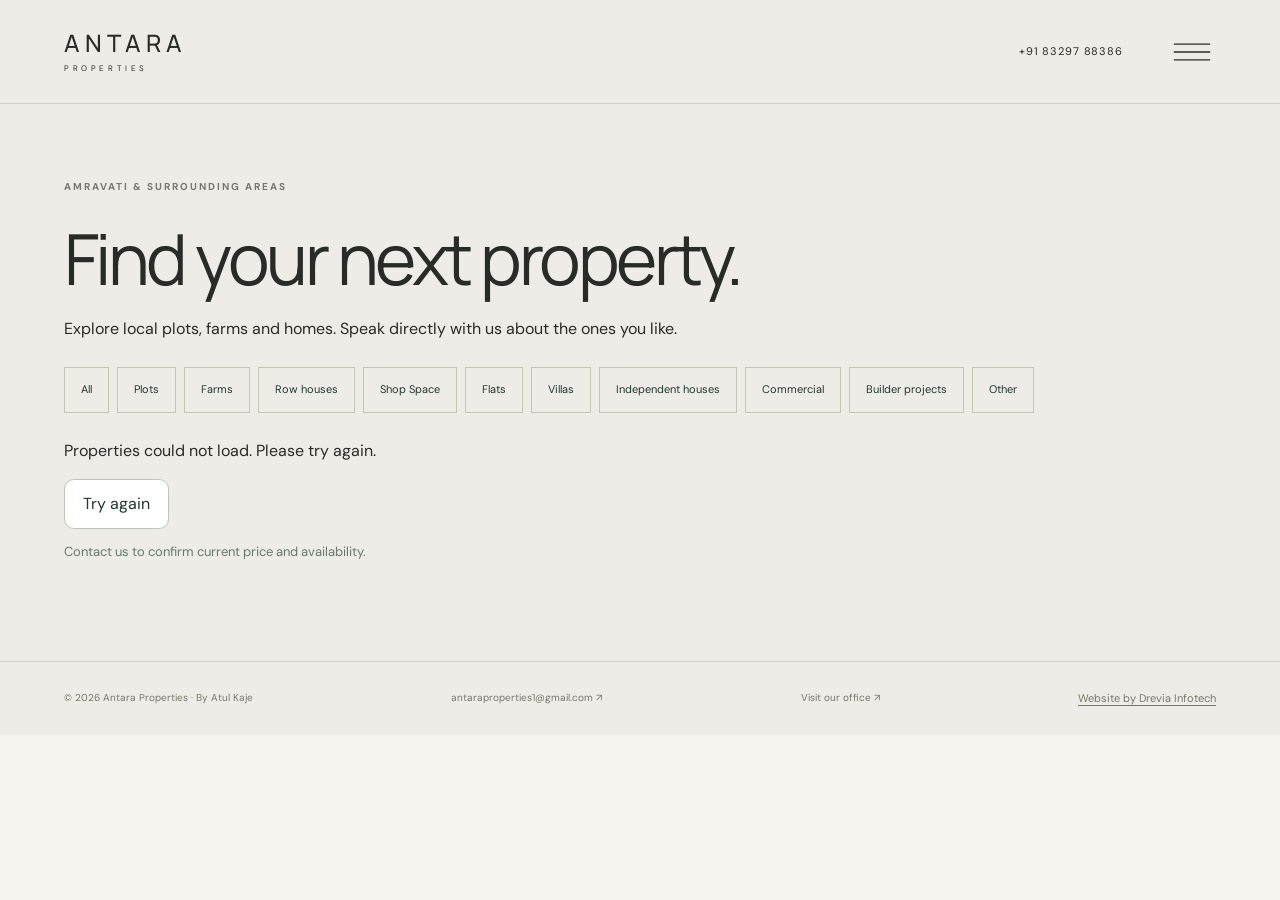
<file: properties.html>
<!doctype html><html lang="en"><head><meta charset="utf-8"><meta name="viewport" content="width=device-width,initial-scale=1"><meta name="theme-color" content="#eeece6"><link rel="stylesheet" href="workspace.css"><script defer src="config.js"></script><script defer src="antara-api.js"></script><script defer src="map-link.js"></script><script defer src="catalogue.js"></script><link rel="stylesheet" href="site-theme.css"><script defer src="site-theme.js"></script><!-- SEO START -->
<title>Properties in Amravati | Plots, Flats &amp; Farms | Antara</title>
<meta name="description" content="Browse published properties in Amravati, including plots, flats, row houses and farms. Contact Antara Properties for current prices, details and site visits.">
<link rel="canonical" href="https://antaraproperties.in/properties.html">
<meta property="og:type" content="website">
<meta property="og:site_name" content="Antara Properties">
<meta property="og:locale" content="en_IN">
<meta property="og:title" content="Properties in Amravati | Plots, Flats &amp; Farms | Antara">
<meta property="og:description" content="Browse published properties in Amravati, including plots, flats, row houses and farms. Contact Antara Properties for current prices, details and site visits.">
<meta property="og:url" content="https://antaraproperties.in/properties.html">
<meta property="og:image" content="https://antaraproperties.in/assets/atul-kaje.png">
<meta property="og:image:alt" content="Atul Kaje at Antara Properties">
<meta name="twitter:card" content="summary_large_image">
<script type="application/ld+json">{"@context": "https://schema.org", "@graph": [{"@type": "RealEstateAgent", "@id": "https://antaraproperties.in/#business", "name": "Antara Properties", "url": "https://antaraproperties.in/", "telephone": "+918329788386", "email": "antaraproperties1@gmail.com", "image": "https://antaraproperties.in/assets/atul-kaje.png", "address": {"@type": "PostalAddress", "streetAddress": "1st floor, opposite to RTO, Irvin Square", "addressLocality": "Amravati", "addressRegion": "Maharashtra", "addressCountry": "IN"}, "areaServed": {"@type": "City", "name": "Amravati"}}, {"@type": "WebSite", "@id": "https://antaraproperties.in/#website", "url": "https://antaraproperties.in/", "name": "Antara Properties", "publisher": {"@id": "https://antaraproperties.in/#business"}, "inLanguage": "en-IN"}, {"@type": "WebPage", "@id": "https://antaraproperties.in/properties.html#webpage", "url": "https://antaraproperties.in/properties.html", "name": "Properties in Amravati | Plots, Flats & Farms | Antara", "description": "Browse published properties in Amravati, including plots, flats, row houses and farms. Contact Antara Properties for current prices, details and site visits.", "isPartOf": {"@id": "https://antaraproperties.in/#website"}, "about": {"@id": "https://antaraproperties.in/#business"}, "inLanguage": "en-IN"}, {"@type": "BreadcrumbList", "itemListElement": [{"@type": "ListItem", "position": 1, "name": "Home", "item": "https://antaraproperties.in/"}, {"@type": "ListItem", "position": 2, "name": "Properties in Amravati", "item": "https://antaraproperties.in/properties.html"}]}]}</script>
<!-- SEO END --></head><body class="ap-site "><header class="ap-header"><a class="ap-wordmark" href="index.html" aria-label="Antara Properties home">ANTARA<span>PROPERTIES</span></a><div class="ap-header-right"><a class="ap-header-contact" href="tel:+918329788386">+91 83297 88386</a><button class="ap-menu-button" type="button" aria-label="Open navigation menu" aria-controls="ap-menu" aria-expanded="false"><svg viewBox="0 0 48 32" aria-hidden="true"><path d="M4 7H44"/><path d="M4 16H44"/><path d="M4 25H44"/></svg></button></div></header><dialog id="ap-menu" class="ap-menu" aria-label="Main navigation"><div class="ap-menu-top"><span>ANTARA PROPERTIES</span><button type="button" class="ap-menu-close" aria-label="Close navigation menu">CLOSE <span>×</span></button></div><nav aria-label="Main navigation"><a href="index.html"><small>01</small>Home</a><a href="properties.html"><small>02</small>Properties</a><a href="builder-project.html"><small>03</small>Builder projects</a><a href="sell-property.html"><small>04</small>Sell your property</a><a href="about.html"><small>05</small>About</a><a href="contact.html"><small>06</small>Contact</a></nav><div class="ap-menu-bottom"><span>BY ATUL KAJE · AMRAVATI</span><a href="https://wa.me/918329788386" target="_blank" rel="noopener">WhatsApp ↗</a></div></dialog><main class="shell"><p class="eyebrow">AMRAVATI & SURROUNDING AREAS</p><h1>Find your next property.</h1><p>Explore local plots, farms and homes. Speak directly with us about the ones you like.</p><div id="filters" class="filters" aria-label="Property categories"></div><p id="catalogueStatus" role="status">Loading available properties…</p><button id="retry" hidden>Try again</button><div id="listings" class="catalogue"></div><p class="muted">Contact us to confirm current price and availability.</p></main><footer class="ap-footer"><span>© <span data-year>2026</span> Antara Properties · By Atul Kaje</span><a href="mailto:antaraproperties1@gmail.com">antaraproperties1@gmail.com ↗</a><a href="contact.html">Visit our office ↗</a><a class="site-credit" href="https://dreviainfotech.in" target="_blank" rel="noopener noreferrer">Website by Drevia Infotech</a></footer></body></html>
</file>
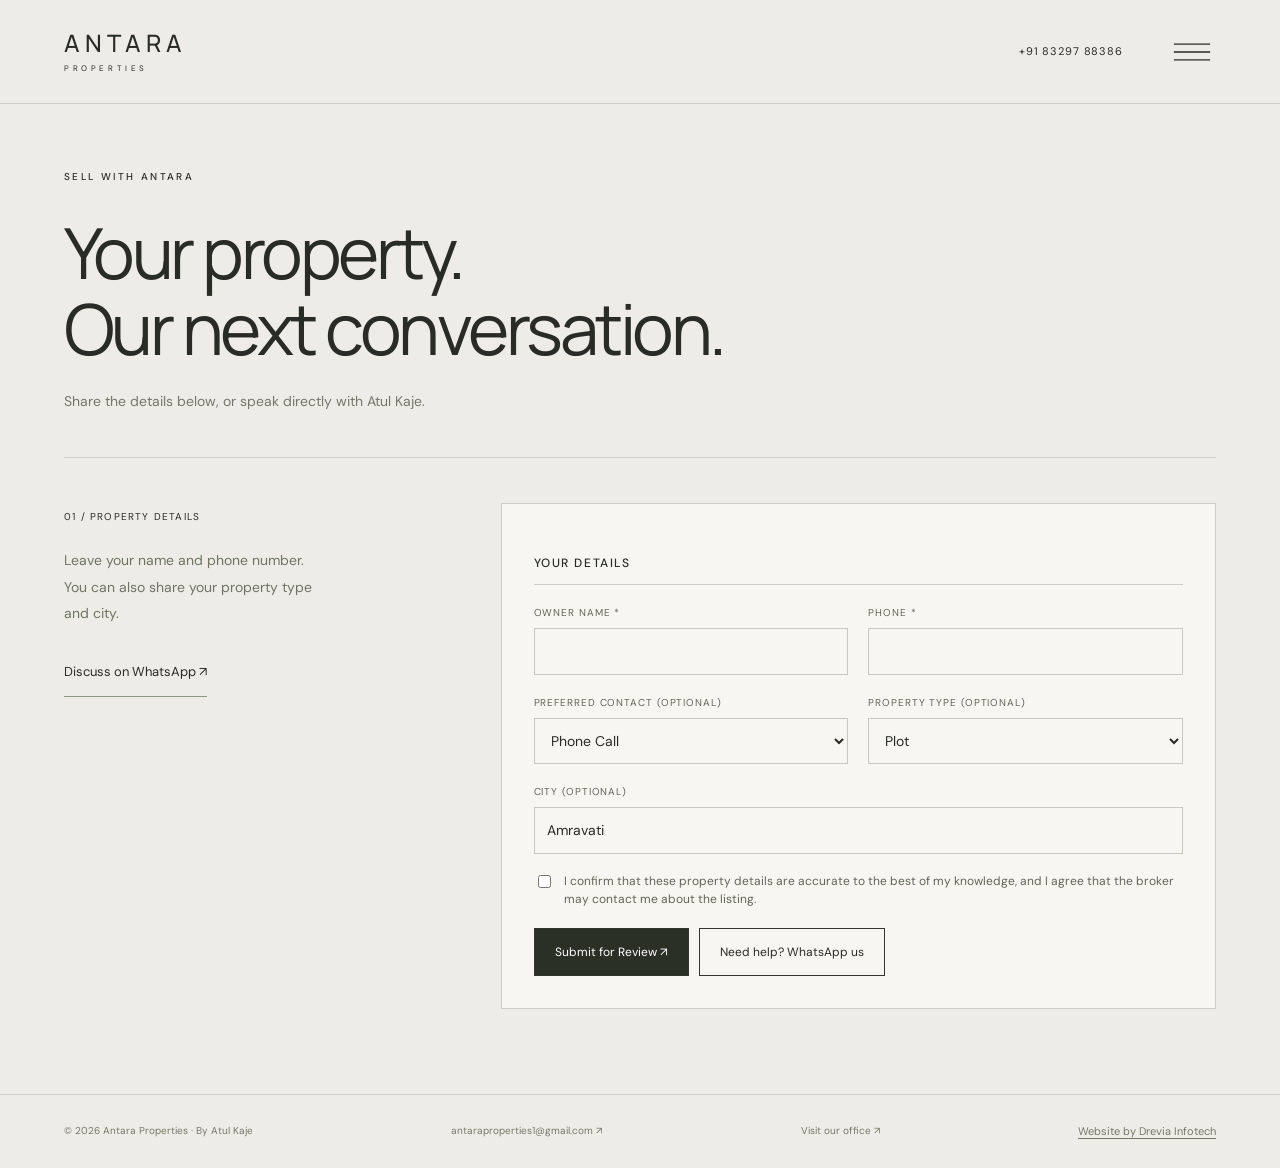
<file: sell-property.html>
<!doctype html><html lang="en"><head><meta charset="utf-8"><meta name="viewport" content="width=device-width,initial-scale=1"><meta name="theme-color" content="#eeece6"><script src="config.js"></script><script defer src="antara-api.js"></script><script defer src="enquiry-delivery.js"></script><script defer src="seller-enquiry.js"></script><link rel="stylesheet" href="site-theme.css"><script defer src="site-theme.js"></script><!-- SEO START -->
<title>Sell Your Property in Amravati | Antara Properties</title>
<meta name="description" content="Want to sell a flat, plot, house or commercial property in Amravati? Share your name and phone with Antara Properties to discuss your property. No photos needed.">
<link rel="canonical" href="https://antaraproperties.in/sell-property.html">
<meta property="og:type" content="website">
<meta property="og:site_name" content="Antara Properties">
<meta property="og:locale" content="en_IN">
<meta property="og:title" content="Sell Your Property in Amravati | Antara Properties">
<meta property="og:description" content="Want to sell a flat, plot, house or commercial property in Amravati? Share your name and phone with Antara Properties to discuss your property. No photos needed.">
<meta property="og:url" content="https://antaraproperties.in/sell-property.html">
<meta property="og:image" content="https://antaraproperties.in/assets/atul-kaje.png">
<meta property="og:image:alt" content="Atul Kaje at Antara Properties">
<meta name="twitter:card" content="summary_large_image">
<script type="application/ld+json">{"@context": "https://schema.org", "@graph": [{"@type": "RealEstateAgent", "@id": "https://antaraproperties.in/#business", "name": "Antara Properties", "url": "https://antaraproperties.in/", "telephone": "+918329788386", "email": "antaraproperties1@gmail.com", "image": "https://antaraproperties.in/assets/atul-kaje.png", "address": {"@type": "PostalAddress", "streetAddress": "1st floor, opposite to RTO, Irvin Square", "addressLocality": "Amravati", "addressRegion": "Maharashtra", "addressCountry": "IN"}, "areaServed": {"@type": "City", "name": "Amravati"}}, {"@type": "WebSite", "@id": "https://antaraproperties.in/#website", "url": "https://antaraproperties.in/", "name": "Antara Properties", "publisher": {"@id": "https://antaraproperties.in/#business"}, "inLanguage": "en-IN"}, {"@type": "WebPage", "@id": "https://antaraproperties.in/sell-property.html#webpage", "url": "https://antaraproperties.in/sell-property.html", "name": "Sell Your Property in Amravati | Antara Properties", "description": "Want to sell a flat, plot, house or commercial property in Amravati? Share your name and phone with Antara Properties to discuss your property. No photos needed.", "isPartOf": {"@id": "https://antaraproperties.in/#website"}, "about": {"@id": "https://antaraproperties.in/#business"}, "inLanguage": "en-IN"}, {"@type": "BreadcrumbList", "itemListElement": [{"@type": "ListItem", "position": 1, "name": "Home", "item": "https://antaraproperties.in/"}, {"@type": "ListItem", "position": 2, "name": "Sell Your Property in Amravati", "item": "https://antaraproperties.in/sell-property.html"}]}]}</script>
<!-- SEO END --></head><body class="ap-site "><header class="ap-header"><a class="ap-wordmark" href="index.html" aria-label="Antara Properties home">ANTARA<span>PROPERTIES</span></a><div class="ap-header-right"><a class="ap-header-contact" href="tel:+918329788386">+91 83297 88386</a><button class="ap-menu-button" type="button" aria-label="Open navigation menu" aria-controls="ap-menu" aria-expanded="false"><svg viewBox="0 0 48 32" aria-hidden="true"><path d="M4 7H44"/><path d="M4 16H44"/><path d="M4 25H44"/></svg></button></div></header><dialog id="ap-menu" class="ap-menu" aria-label="Main navigation"><div class="ap-menu-top"><span>ANTARA PROPERTIES</span><button type="button" class="ap-menu-close" aria-label="Close navigation menu">CLOSE <span>×</span></button></div><nav aria-label="Main navigation"><a href="index.html"><small>01</small>Home</a><a href="properties.html"><small>02</small>Properties</a><a href="builder-project.html"><small>03</small>Builder projects</a><a href="sell-property.html"><small>04</small>Sell your property</a><a href="about.html"><small>05</small>About</a><a href="contact.html"><small>06</small>Contact</a></nav><div class="ap-menu-bottom"><span>BY ATUL KAJE · AMRAVATI</span><a href="https://wa.me/918329788386" target="_blank" rel="noopener">WhatsApp ↗</a></div></dialog><main class="ap-page"><div class="ap-page-heading"><p class="ap-kicker">SELL WITH ANTARA</p><h1>Your property.<br>Our next conversation.</h1><p>Share the details below, or speak directly with Atul Kaje.</p></div><div class="ap-seller-layout"><aside><span class="ap-section-number">01 / PROPERTY DETAILS</span><p>Leave your name and phone number. You can also share your property type and city.</p><a class="ap-inline-link" href="https://wa.me/918329788386" target="_blank" rel="noopener">Discuss on WhatsApp ↗</a></aside><section class="ap-form-panel"><form id="sellPropertyForm" style="margin-top:18px"><div class="form-section-title">Your details</div><div class="form-grid">
<div class="field"><label for="ownerName">Owner name *</label><input id="ownerName" name="owner_name" minlength="2" maxlength="100" autocomplete="name" required></div>
<div class="field"><label for="ownerPhone">Phone *</label><input id="ownerPhone" name="owner_phone" type="tel" inputmode="tel" autocomplete="tel" required></div>
<div class="field"><label for="contactPreference">Preferred contact (optional)</label><select id="contactPreference" name="contact_preference"><option selected>Phone Call</option><option>WhatsApp</option></select></div>
<div class="field"><label for="propertyType">Property type (optional)</label><select id="propertyType" name="category"><option value="Plot" selected>Plot</option><option value="Farm">Farm / Farm Land</option><option value="Flat">Flat / Apartment</option><option value="Row House">Row House</option><option value="Shop">Shop Space</option><option value="Villa">Villa</option><option value="Independent House">Independent House</option><option value="Commercial">Commercial</option><option value="Other">Other</option></select></div>
<div class="field full"><label for="propertyCity">City (optional)</label><input id="propertyCity" name="city" maxlength="120" value="Amravati" autocomplete="address-level2"></div></div>
<div style="margin-top:18px"><label style="display:flex;gap:10px;align-items:flex-start;font-size:12px;color:#aaa59c"><input type="checkbox" name="consent" required style="margin-top:3px;accent-color:#d9b576"> I confirm that these property details are accurate to the best of my knowledge, and I agree that the broker may contact me about the listing.</label></div>
<div class="form-actions" style="margin-top:20px;display:flex;gap:10px;flex-wrap:wrap"><button class="btn btn-primary" type="submit" id="sellSubmit">Submit for Review ↗</button><a class="btn btn-ghost" href="https://wa.me/918329788386" target="_blank" rel="noopener">Need help? WhatsApp us</a></div><div class="success" id="sellStatus" role="status" aria-live="polite"></div></form></section></div></main><footer class="ap-footer"><span>© <span data-year>2026</span> Antara Properties · By Atul Kaje</span><a href="mailto:antaraproperties1@gmail.com">antaraproperties1@gmail.com ↗</a><a href="contact.html">Visit our office ↗</a><a class="site-credit" href="https://dreviainfotech.in" target="_blank" rel="noopener noreferrer">Website by Drevia Infotech</a></footer></body></html>
</file>
<file: site-theme.css>
@import url('https://fonts.googleapis.com/css2?family=DM+Sans:wght@400;500;600&family=Manrope:wght@400;500;600&display=swap');
.ap-site .property-map-link{display:block;text-align:center;padding:13px 16px;margin-top:10px;border:1px solid #a7ae9e;color:#293629;font-size:13px}.ap-site .property-map-link:hover{background:#e5e9df}
.ap-faq{margin-top:64px;padding-top:38px;border-top:1px solid var(--ap-line)}.ap-faq>h2{max-width:720px}.ap-faq-intro{color:#62665c;font-size:14px;margin-bottom:28px}.ap-faq details{border-top:1px solid var(--ap-line);padding:0}.ap-faq summary{cursor:pointer;padding:18px 26px 18px 0;font-size:15px;font-weight:500;line-height:1.5}.ap-faq details p{max-width:850px;font-size:14px;line-height:1.85;margin:0 0 22px;color:#53594d}.ap-faq-links{display:flex;flex-wrap:wrap;gap:18px 28px;margin-top:28px;font-size:13px}.ap-faq-links a{border-bottom:1px solid #8e9881;padding-bottom:5px}@media(max-width:760px){.ap-faq{margin-top:40px;padding-top:28px}.ap-faq summary{font-size:14px}}
.ap-page .ap-about-heading h1{font-size:clamp(24px,3vw,36px);letter-spacing:-.025em;margin:0 0 12px}
.ap-page .ap-about-heading p{margin-top:12px}
.ap-site .ap-footer a.site-credit{font-size:11px;text-decoration:underline;text-underline-offset:3px;text-decoration-thickness:1px}
.ap-about-profile{align-items:center}
.ap-about-profile figure{width:100%;max-width:480px;justify-self:center}
.ap-about-profile figure img{display:block;width:100%;height:auto;object-fit:contain;filter:none}
.ap-site a.whatsapp,.ap-site a.whatsapp:visited{color:#fff}
.ap-site a.whatsapp:hover,.ap-site a.whatsapp:focus-visible{color:#fff;background:#1e251a}
.ap-footer{flex-wrap:wrap}.site-credit{white-space:nowrap}
:root{--ap-paper:#eeece6;--ap-ink:#292b27;--ap-muted:#75766c;--ap-line:#cfcec4}*{box-sizing:border-box}.ap-site{margin:0;background:var(--ap-paper);color:var(--ap-ink);font-family:'DM Sans',Arial,sans-serif;line-height:1.5}.ap-site a{color:inherit;text-decoration:none}.ap-site button,.ap-site input,.ap-site select,.ap-site textarea{font:inherit}.ap-site button{cursor:pointer}.ap-site :focus-visible{outline:2px solid #9b7047;outline-offset:5px}.ap-header{height:104px;display:flex;align-items:center;justify-content:space-between;padding:0 5%;border-bottom:1px solid var(--ap-line);position:relative;z-index:20;background:var(--ap-paper)}.ap-wordmark{font:500 24px/1.1 'Manrope',sans-serif;letter-spacing:.2em}.ap-wordmark span{display:block;font:400 8px 'DM Sans';letter-spacing:.45em;margin-top:6px}.ap-header-right{display:flex;align-items:center;gap:45px}.ap-header-contact{font-size:11px;letter-spacing:.08em} .ap-menu-button{display:flex;align-items:center;justify-content:center;border:0;background:transparent;color:inherit;min-width:48px;min-height:48px;padding:6px 0;overflow:hidden}.ap-menu-button svg{width:42px;height:32px;overflow:hidden}.ap-menu-button path{fill:none;stroke:currentColor;stroke-width:1.5;stroke-linecap:square;transform-origin:center;transition:transform .55s cubic-bezier(.22,1,.36,1)}.ap-menu-button path:nth-child(2){transition-delay:.06s}.ap-menu-button path:nth-child(3){transition-delay:.12s}.ap-menu-button:hover path:nth-child(1),.ap-menu-button:focus-visible path:nth-child(1){transform:translateX(7px) scaleX(.65)}.ap-menu-button:hover path:nth-child(2),.ap-menu-button:focus-visible path:nth-child(2){transform:translateX(-4px) scaleX(.85)}.ap-menu-button:hover path:nth-child(3),.ap-menu-button:focus-visible path:nth-child(3){transform:translateX(7px) scaleX(.65)}.ap-menu-button:active svg{transform:scale(.93)}.ap-menu{position:fixed;inset:0;width:100%;height:100dvh;max-width:none;max-height:none;padding:35px 7%;border:0;margin:0;background:#242721;color:var(--ap-paper);z-index:100}.ap-menu::backdrop{background:#242721}.ap-menu[open]{display:flex;flex-direction:column;animation:ap-menu-enter .4s cubic-bezier(.2,.7,.2,1)}@keyframes ap-menu-enter{from{opacity:0;transform:translateY(-18px)}to{opacity:1;transform:none}}.ap-menu-top,.ap-menu-bottom{display:flex;align-items:center;justify-content:space-between;gap:25px;font-size:10px;letter-spacing:.15em}.ap-menu-close{color:inherit;background:none;border:0;display:flex;align-items:center;gap:20px;padding:10px;font-size:10px;letter-spacing:.12em}.ap-menu-close span{font-size:34px;font-weight:300;line-height:1}.ap-menu nav{display:grid;gap:8px;margin:auto 0;padding:20px 0}.ap-menu nav a{display:flex;gap:25px;align-items:baseline;font:400 clamp(28px,4.6vw,65px)/1.3 'Manrope';letter-spacing:-.04em;width:fit-content;transition:color .2s,transform .2s}.ap-menu nav a:hover{color:#c3bd9c;transform:translateX(10px)}.ap-menu nav a[aria-current=page]{color:#b8b193}.ap-menu nav small{font:10px 'DM Sans';letter-spacing:.05em;color:#909784}.ap-menu-bottom{border-top:1px solid #5d6153;padding-top:25px}.ap-home{min-height:calc(100svh - 104px);position:relative;isolation:isolate;display:flex;flex-direction:column;justify-content:center;overflow:hidden;color:#fff;max-height:1100px}.ap-hero-image{position:absolute;inset:0;width:100%;height:100%;object-fit:cover;object-position:50% 55%;z-index:-3}.ap-hero-shade{position:absolute;inset:0;background:linear-gradient(180deg,#171e176b,#171e1729 40%,#171e17ad);z-index:-2}.ap-hero-content{text-align:center;padding:70px 20px 135px}.ap-kicker{font-size:10px;font-weight:500;letter-spacing:.23em;text-transform:uppercase;margin:0 0 30px}.ap-hero-content h1{font:400 clamp(70px,13vw,200px)/.92 'Manrope',Arial,sans-serif;letter-spacing:.13em;margin:0;padding-left:.13em}.ap-hero-content h1 span{display:block;font:400 clamp(13px,2vw,27px) 'DM Sans';letter-spacing:.6em;margin-top:28px;padding-left:.3em}.ap-signature{font:italic clamp(20px,2vw,29px) Georgia,serif;margin:25px 0 0}.ap-hero-bottom{position:absolute;bottom:35px;left:5%;right:5%;display:flex;align-items:end;justify-content:space-between;gap:25px}.ap-hero-bottom p{font-size:12px;line-height:1.8;margin:0}.ap-hero-cta{display:flex;align-items:center;justify-content:space-between;gap:50px;padding:17px 0;border-bottom:1px solid #ffffff9c;font-size:13px;min-width:220px}.ap-hero-cta span{font-size:22px}.ap-image-caption{position:absolute;right:0;bottom:-23px;font-size:8px;color:#ffffffb3}.ap-page{max-width:1350px;padding:65px 5% 85px;margin:auto}.ap-page-heading{padding-bottom:45px;border-bottom:1px solid var(--ap-line);margin-bottom:45px}.ap-page-heading h1,.ap-site .shell h1{font:400 clamp(38px,5.5vw,76px)/1.08 'Manrope';letter-spacing:-.05em;margin:0 0 20px}.ap-page-heading p:not(.ap-kicker){font-size:14px;color:var(--ap-muted);max-width:540px;margin:25px 0 0}.ap-page h2{font:400 clamp(25px,2.6vw,38px)/1.25 'Manrope';letter-spacing:-.035em;margin:0 0 28px}.ap-contact-grid{display:grid;grid-template-columns:1fr 1.1fr;gap:8%}.ap-contact-info .ap-kicker{margin-bottom:20px}.ap-contact-info address{font-style:normal;font-size:18px;line-height:1.8;margin-bottom:30px}.ap-contact-links{display:grid;margin-bottom:25px}.ap-contact-links a{padding:17px 0;border-top:1px solid var(--ap-line);font-size:15px;overflow-wrap:anywhere}.ap-contact-links small{display:block;font-size:9px;letter-spacing:.17em;color:var(--ap-muted);margin-bottom:7px}.ap-muted{font-size:12px;color:var(--ap-muted)}.ap-form-panel{background:#f7f6f1;padding:32px;border:1px solid var(--ap-line)}.form-grid{display:grid;grid-template-columns:1fr 1fr;gap:20px}.field{display:grid;gap:8px}.field.full{grid-column:1/-1}.field label{font-size:10px;text-transform:uppercase;letter-spacing:.09em;color:#616558}.field input,.field select,.field textarea{width:100%;background:transparent;color:var(--ap-ink);border:1px solid #c7c9be;padding:12px;border-radius:0;min-height:46px;font-size:14px}.field textarea{min-height:110px;resize:vertical}.ap-site .btn{display:inline-flex;padding:14px 20px;align-items:center;justify-content:center;gap:15px;border:1px solid #34372e;background:transparent;color:var(--ap-ink);font-size:12px;border-radius:0;cursor:pointer}.ap-site .btn-primary{background:#2b3027;color:#fff}.success{display:none;font-size:13px;padding-top:15px;color:#405a39}.form-section-title{font-size:12px;font-weight:500;letter-spacing:.13em;text-transform:uppercase;border-bottom:1px solid var(--ap-line);padding-bottom:12px;margin:35px 0 20px}.form-section-title:first-child{margin-top:0}.upload-box{padding:18px;border:1px dashed #a8ad9e}.upload-box input{width:100%;font-size:12px}.helper{font-size:11px;color:#727869;line-height:1.7;margin-top:12px}.upload-preview{display:grid;grid-template-columns:repeat(4,1fr);gap:8px;margin-top:15px}.upload-thumb img{width:100%;aspect-ratio:1;object-fit:cover}.ap-seller-layout{display:grid;grid-template-columns:.65fr 1.35fr;gap:8%}.ap-seller-layout aside{max-width:260px}.ap-section-number{font-size:10px;letter-spacing:.12em}.ap-seller-layout aside p{font-size:14px;color:#6e7565;line-height:1.9;margin:20px 0}.ap-inline-link{display:block;width:fit-content;border-bottom:1px solid #8e9881;padding:15px 0;font-size:13px;margin-top:15px}.ap-editorial{display:grid;grid-template-columns:1.1fr 1fr;gap:8%;align-items:center}.ap-editorial figure{margin:0}.ap-editorial img{width:100%;height:460px;object-fit:cover;filter:saturate(.65)}.ap-editorial figcaption{font-size:9px;color:var(--ap-muted);margin-top:10px}.ap-editorial section>p:not(.ap-kicker){font-size:15px;line-height:1.9;color:#6e7565}.ap-footer{border-top:1px solid var(--ap-line);padding:28px 5%;display:flex;justify-content:space-between;gap:25px;font-size:10px;color:#737969}.ap-site .shell{max-width:1350px;margin:0 auto;padding:65px 5% 85px}.ap-site .eyebrow{font-size:10px;letter-spacing:.2em;color:var(--ap-muted);margin-bottom:25px}.ap-site .filters button{border-radius:0;font-size:11px;padding:11px 16px;background:transparent;border-color:#c1c6b6}.ap-site .filters .selected{background:#2b3027;color:#fff}.ap-site .listing{border-radius:0;border-color:var(--ap-line);background:#f7f6f1}.ap-site .badge{border-radius:0;background:#e7e8df;color:#58624d;letter-spacing:.08em}.ap-site .whatsapp{border-radius:0;background:#2b3027}.ap-site .gallery button{border-radius:0}.ap-site .price{color:#30382a}.ap-site #sellPropertyForm label[style]{color:#616558!important}.ap-site pre{white-space:pre-wrap}.ap-menu-open{overflow:hidden}
@media(max-width:760px){.ap-header{height:84px;padding:0 6%}.ap-header-contact{display:none}.ap-wordmark{font-size:20px}.ap-menu-button svg{width:38px}.ap-home{min-height:calc(100svh - 84px)}.ap-hero-content{padding:40px 15px 120px}.ap-hero-content h1{font-size:clamp(48px,13vw,100px);letter-spacing:.08em;padding-left:.08em}.ap-hero-content h1 span{font-size:12px;margin-top:20px;letter-spacing:.5em}.ap-hero-content .ap-kicker{font-size:8px}.ap-signature{font-size:21px}.ap-hero-image{object-position:60% 50%}.ap-hero-bottom{left:6%;right:6%;bottom:35px;align-items:start}.ap-hero-bottom p{font-size:10px;max-width:120px}.ap-hero-cta{min-width:0;gap:22px;font-size:11px;padding-top:0}.ap-page,.ap-site .shell{padding:40px 6% 55px}.ap-page-heading{margin-bottom:30px;padding-bottom:25px}.ap-page-heading h1,.ap-site .shell h1{font-size:40px}.ap-kicker{font-size:9px;margin-bottom:22px}.ap-contact-grid,.ap-editorial,.ap-seller-layout{grid-template-columns:1fr;gap:35px}.ap-form-panel{padding:22px}.ap-editorial img{height:320px}.ap-seller-layout aside{max-width:none}.ap-contact-info address{font-size:16px}.ap-contact-links a{font-size:13px}.ap-footer{flex-direction:column;gap:12px;padding:25px 6%;font-size:10px}.ap-menu{padding:24px 7%}.ap-menu nav{gap:13px}.ap-menu nav a{font-size:35px}.ap-menu-bottom{font-size:8px}.form-grid{gap:16px}.ap-site .catalogue{grid-template-columns:1fr}}@media(max-width:400px){.form-grid{grid-template-columns:1fr}.field.full{grid-column:auto}.ap-menu nav a{font-size:30px}}@media(prefers-reduced-motion:reduce){*,*:before,*:after{animation:none!important;transition:none!important;scroll-behavior:auto!important}}

.ap-site .success{color:#435937!important}

/* Homepage branding: readable over both light and dark parts of the image. */
.ap-home{max-height:none;min-height:max(580px,calc(100svh - 104px))}
.ap-hero-shade{background:linear-gradient(180deg,rgba(16,22,18,.42),rgba(16,22,18,.58) 48%,rgba(16,22,18,.74)),radial-gradient(ellipse at center,rgba(16,22,18,.22),transparent 75%)}
.ap-hero-content{width:100%;padding:65px 6% 150px;color:#fff;text-shadow:0 2px 18px rgba(0,0,0,.35)}
.ap-hero-content h1{font-weight:500;font-size:clamp(64px,10.5vw,150px);line-height:1.1;letter-spacing:.07em;padding-left:.07em}
.ap-hero-content h1 span{font-weight:500;font-size:clamp(17px,2vw,28px);line-height:1.5;letter-spacing:.32em;padding-left:.32em;margin-top:16px}
.ap-hero-content .ap-kicker{font-size:11px;letter-spacing:.16em;line-height:1.6;margin-bottom:28px}
.ap-signature{font:400 clamp(21px,2.2vw,30px)/1.5 'DM Sans',Arial,sans-serif;letter-spacing:.02em;margin-top:22px}
.ap-hero-bottom p,.ap-hero-cta{font-size:14px;text-shadow:0 1px 8px rgba(0,0,0,.45)}
@media(max-width:760px){
  .ap-home{min-height:max(540px,calc(100svh - 84px))}
  .ap-hero-content{padding:50px 6% 145px}
  .ap-hero-content h1{font-size:clamp(40px,11.8vw,88px);letter-spacing:.05em;padding-left:.05em}
  .ap-hero-content h1 span{font-size:clamp(16px,4.2vw,23px);letter-spacing:.26em;padding-left:.26em;margin-top:12px}
  .ap-hero-content .ap-kicker{font-size:10px;letter-spacing:.12em;margin-bottom:22px}
  .ap-signature{font-size:22px;margin-top:20px}
  .ap-hero-bottom p,.ap-hero-cta{font-size:12px}
  .ap-hero-bottom{gap:16px}
  .ap-hero-cta{gap:16px}
}
</file>
<file: workspace.css>
:root{font-family:system-ui,-apple-system,'Segoe UI',sans-serif;color:#23362f;background:#f4f3ee;font-synthesis:none}*{box-sizing:border-box}body{margin:0}a{color:inherit}button,input,select,textarea{font:inherit}button,a,input,select,textarea{touch-action:manipulation}button{cursor:pointer;border:1px solid #bdc6bd;border-radius:10px;padding:12px 18px;background:white;color:#23362f;font-weight:600;min-height:46px}button:hover{background:#e5ece4}button:disabled{opacity:.6;cursor:wait}.primary{background:#274f3d;color:white;border-color:#274f3d}.primary:hover{background:#193e2d}.quiet{background:transparent}.topbar{display:flex;align-items:center;justify-content:space-between;padding:22px max(5vw,20px);background:#fff;border-bottom:1px solid #dce1d8;gap:15px}.topbar>a:last-child{font-size:14px}.wordmark{text-decoration:none;letter-spacing:.16em;font-size:22px;font-weight:750}.wordmark span{display:block;font-size:9px;letter-spacing:.32em;margin-top:3px}.shell{max-width:1100px;margin:42px auto;padding:0 22px 70px}.eyebrow{font-size:11px;letter-spacing:.2em;color:#738372;font-weight:700}h1{font-size:clamp(30px,5vw,44px);letter-spacing:-.05em;margin:8px 0}h2{font-size:24px;letter-spacing:-.025em}p{line-height:1.6}.muted,small{color:#68786d;font-size:13px}.panel,.record,.empty{background:#fff;border:1px solid #dce1d8;border-radius:18px;padding:28px}.login{max-width:460px;margin:45px auto}.login form{display:grid;gap:20px;margin:26px 0}.heading{display:flex;align-items:center;justify-content:space-between;gap:16px}.heading p{margin-top:5px;color:#68786d}.tabs{display:grid;grid-template-columns:repeat(3,1fr);gap:12px;margin:28px 0}.tabs button{min-height:65px}.tabs .selected{background:#274f3d;color:white}.fields{display:grid;grid-template-columns:1fr 1fr;gap:18px;margin:22px 0}label{display:grid;gap:8px;font-size:14px;font-weight:600}input,select,textarea{width:100%;padding:12px;border:1px solid #c7d0c7;background:#fff;color:#23362f;border-radius:8px;min-height:46px}textarea{min-height:95px;resize:vertical}:focus-visible{outline:3px solid #b58b43;outline-offset:3px}details{border-top:1px solid #dde3da;padding:22px 0}summary{cursor:pointer;font-size:18px;font-weight:650}summary small{margin-left:8px}.actions{display:flex;gap:10px;flex-wrap:wrap;margin-top:20px}.photos{display:flex;gap:14px;flex-wrap:wrap;margin:20px 0}.photo{width:145px}.photo img{width:145px;height:110px;object-fit:cover;border-radius:10px}.photo button{margin-top:7px;font-size:12px;padding:7px;min-height:40px}.cards{display:grid;gap:16px;margin:20px 0 35px}.record h3{margin:8px 0;font-size:23px}.record p{margin:8px 0;white-space:pre-wrap;overflow-wrap:anywhere}.badge{display:inline-block;padding:5px 10px;border-radius:99px;background:#edf2e9;color:#38543e;font-size:12px;text-transform:capitalize}#message{position:sticky;top:12px;z-index:10;white-space:pre-wrap}#message:not(:empty){padding:16px 20px;border:1px solid #c8d7bf;border-radius:12px;background:#edf4e7}#message.error{background:#fff0ec;border-color:#e2b5a7;color:#8a301e}[hidden]{display:none!important}.filters{display:flex;gap:8px;flex-wrap:wrap;margin:25px 0}.filters .selected{background:#274f3d;color:white}.catalogue{display:grid;grid-template-columns:repeat(2,minmax(0,1fr));gap:22px}.listing{background:white;border:1px solid #dce1d8;border-radius:18px;overflow:hidden}.gallery{position:relative;background:#e5e9df}.gallery img{width:100%;height:300px;object-fit:cover;display:block}.gallery button{position:absolute;bottom:12px;background:#fff}.gallery button:first-of-type{left:12px}.gallery button:last-of-type{right:12px}.listing-body{padding:24px}.listing h2{margin:10px 0}.price{font-size:23px;font-weight:700;color:#274f3d}.specs{display:flex;gap:18px;flex-wrap:wrap;border-top:1px solid #e0e5db;padding-top:16px}.whatsapp{display:block;text-align:center;text-decoration:none;background:#274f3d;color:white;border-radius:10px;padding:14px;margin-top:20px;font-weight:600}@media(max-width:600px){.shell{margin-top:25px;padding:0 15px 40px}.topbar{padding:16px}.fields,.catalogue{grid-template-columns:1fr}.panel,.record{padding:20px}.tabs{gap:6px}.tabs button{font-size:12px;padding:10px 5px}.heading{align-items:flex-start}.heading h2{font-size:20px}.actions button{flex:1}.gallery img{height:240px}.photo,.photo img{width:125px}}
.admin-footer{padding:25px 5%;border-top:1px solid #dce1d8;font-size:12px;color:#68786d;text-align:center}
.admin-footer .site-credit{font-size:13px;text-decoration:underline;text-underline-offset:3px;text-decoration-thickness:1px}
</file>
<file: builder-project.css>
.rangoli-intro,.rangoli-location,.rangoli-enquiry{display:grid;grid-template-columns:1fr 1fr;gap:7%;align-items:center}
.rangoli-page figure{margin:0}.rangoli-page figure img{display:block;width:100%;height:auto}.rangoli-page figcaption{font-size:11px;color:var(--ap-muted);margin-top:12px}
.rangoli-intro h2{font-size:clamp(38px,5vw,68px)}.rangoli-lede{font-size:24px;line-height:1.4}.rangoli-intro p:not(.ap-kicker),.rangoli-section>p,.rangoli-location p,.rangoli-enquiry p{max-width:600px}
.rangoli-facts{display:grid;grid-template-columns:1fr 1fr;gap:24px;margin:32px 0}.rangoli-facts div{border-top:1px solid var(--ap-line);padding-top:12px}.rangoli-facts dt{font-size:10px;letter-spacing:.1em;text-transform:uppercase;color:var(--ap-muted)}.rangoli-facts dd{margin:8px 0 0;font-size:14px}
.rangoli-section{margin-top:80px;padding-top:45px;border-top:1px solid var(--ap-line);scroll-margin-top:30px}.rangoli-plans{display:grid;grid-template-columns:1fr 1fr;gap:30px;margin:35px 0}.rangoli-plans figure{padding:18px;background:#f7f6f1;border:1px solid var(--ap-line)}.rangoli-plans figcaption{display:flex;justify-content:space-between;color:var(--ap-ink)}
.rangoli-feature-grid{display:grid;grid-template-columns:repeat(3,1fr);gap:30px;margin:35px 0}.rangoli-feature-grid article{border-top:1px solid var(--ap-line);padding-top:15px}.rangoli-page h3{font-size:19px;font-weight:500}.rangoli-feature-grid ul{padding-left:18px;line-height:2;font-size:14px}
.rangoli-details{border-top:1px solid var(--ap-line);padding:20px 0}.rangoli-details summary{cursor:pointer;font-size:15px;padding:8px 0}.rangoli-details p{font-size:14px;line-height:1.8}.rangoli-full-plan{display:block;width:100%;max-width:850px;height:auto;margin:20px auto}.rangoli-specs{display:grid;grid-template-columns:160px 1fr;gap:18px;font-size:14px;line-height:1.8}.rangoli-specs dt{font-weight:500}.rangoli-specs dd{margin:0}
.rangoli-location address{font-style:normal;font-size:20px}.rangoli-location figure{max-width:480px}.rangoli-enquiry{align-items:start}.rangoli-enquiry .field{margin:20px 0}.rangoli-enquiry button{width:100%}.rangoli-enquiry button:disabled{opacity:.6;cursor:wait}#projectEnquiryStatus{font-size:14px;line-height:1.6;margin-bottom:0}.rangoli-note{font-size:11px;line-height:1.8;color:var(--ap-muted);margin-top:60px;padding-top:25px;border-top:1px solid var(--ap-line)}
@media(max-width:760px){.rangoli-intro,.rangoli-location,.rangoli-enquiry{grid-template-columns:1fr;gap:30px}.rangoli-section{margin-top:45px;padding-top:30px}.rangoli-plans,.rangoli-feature-grid{grid-template-columns:1fr;gap:20px}.rangoli-intro h2{font-size:42px}.rangoli-specs{grid-template-columns:1fr;gap:8px}.rangoli-specs dd{margin-bottom:16px}.rangoli-location figure{max-width:none}.rangoli-lede{font-size:22px}}
</file>
